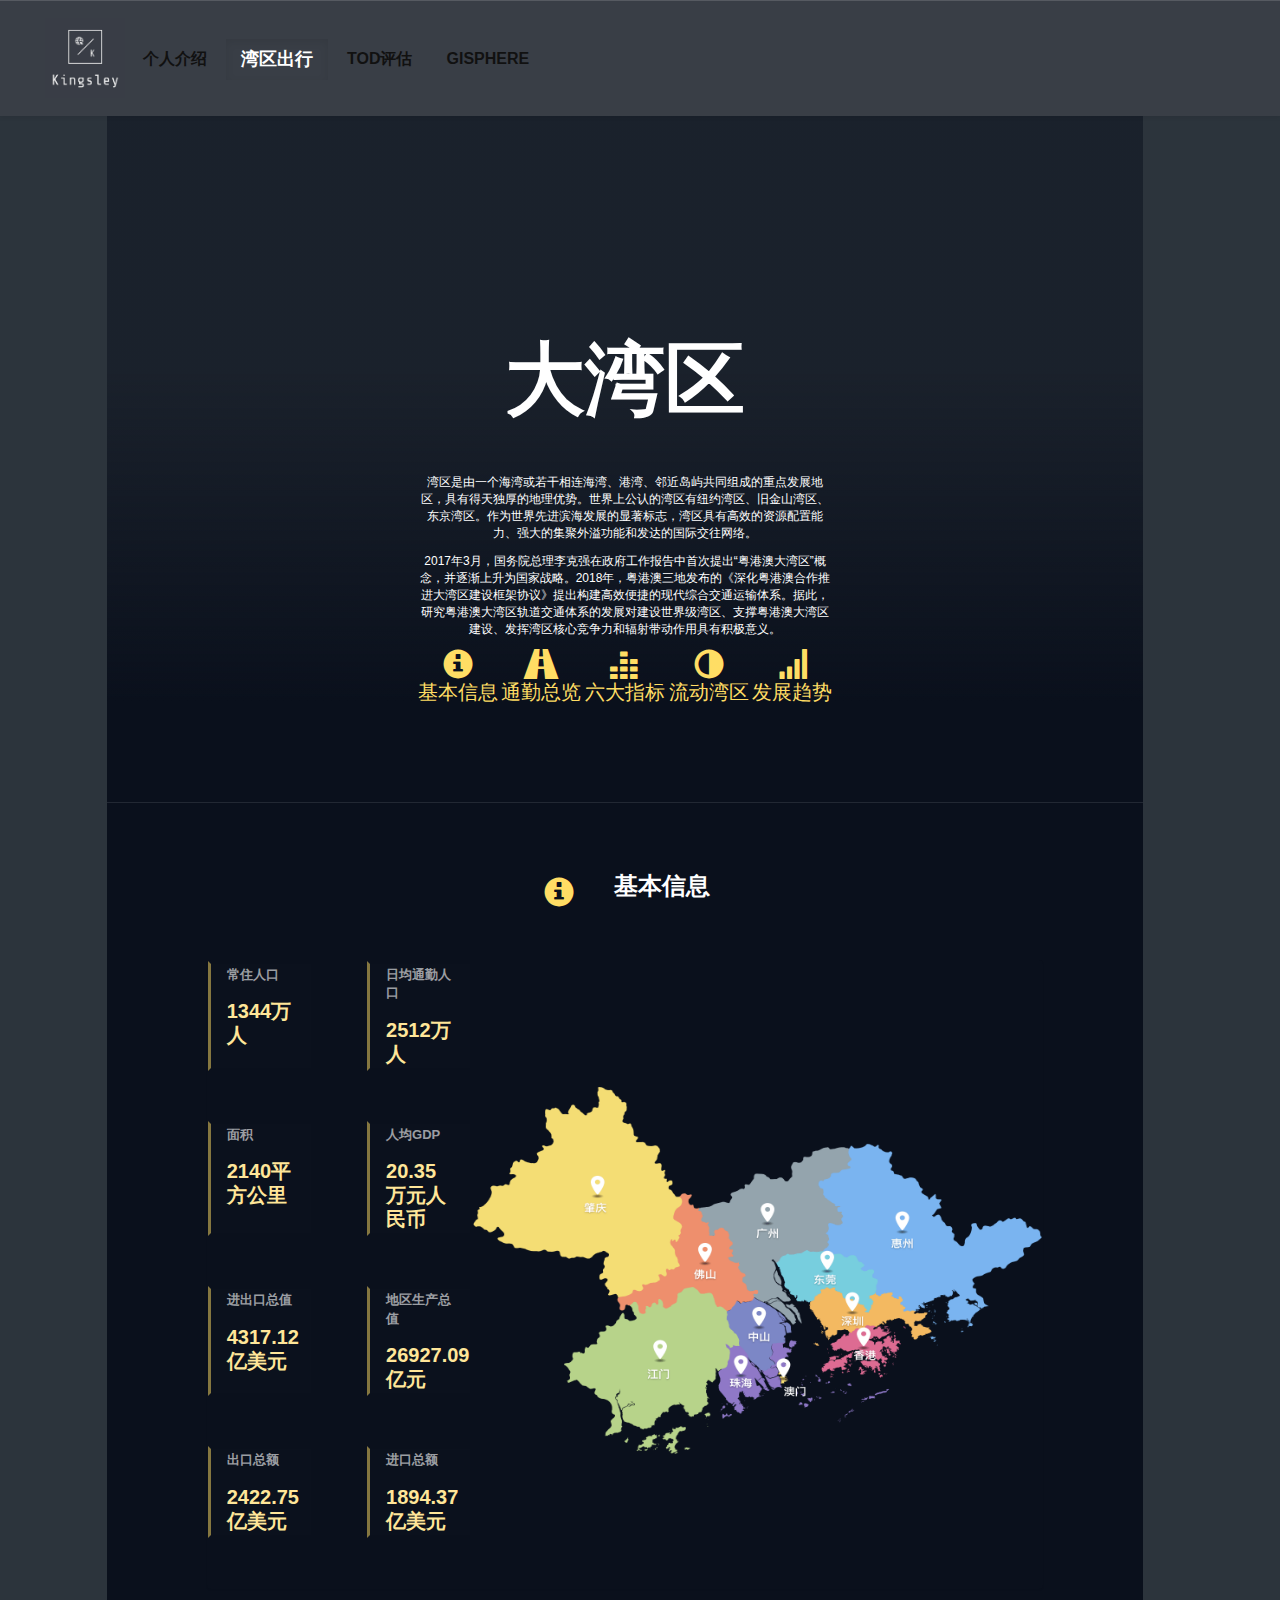
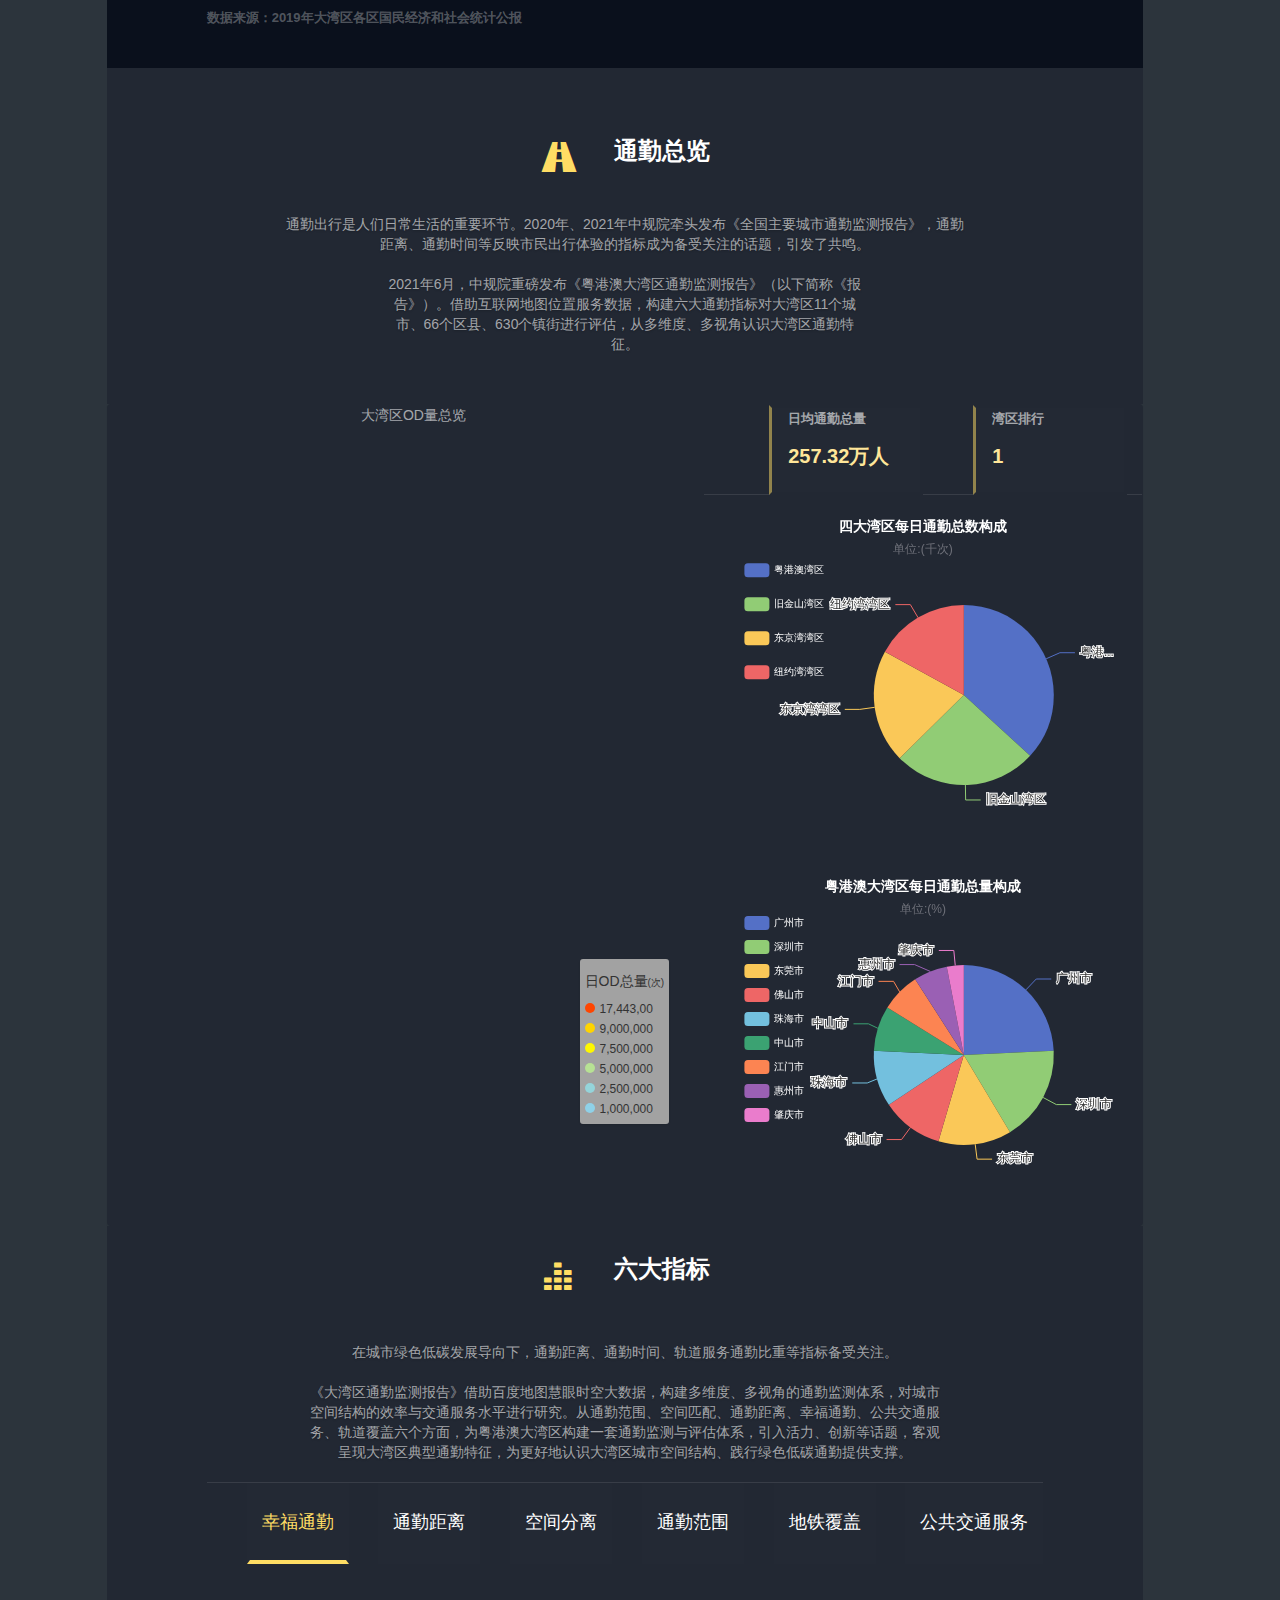
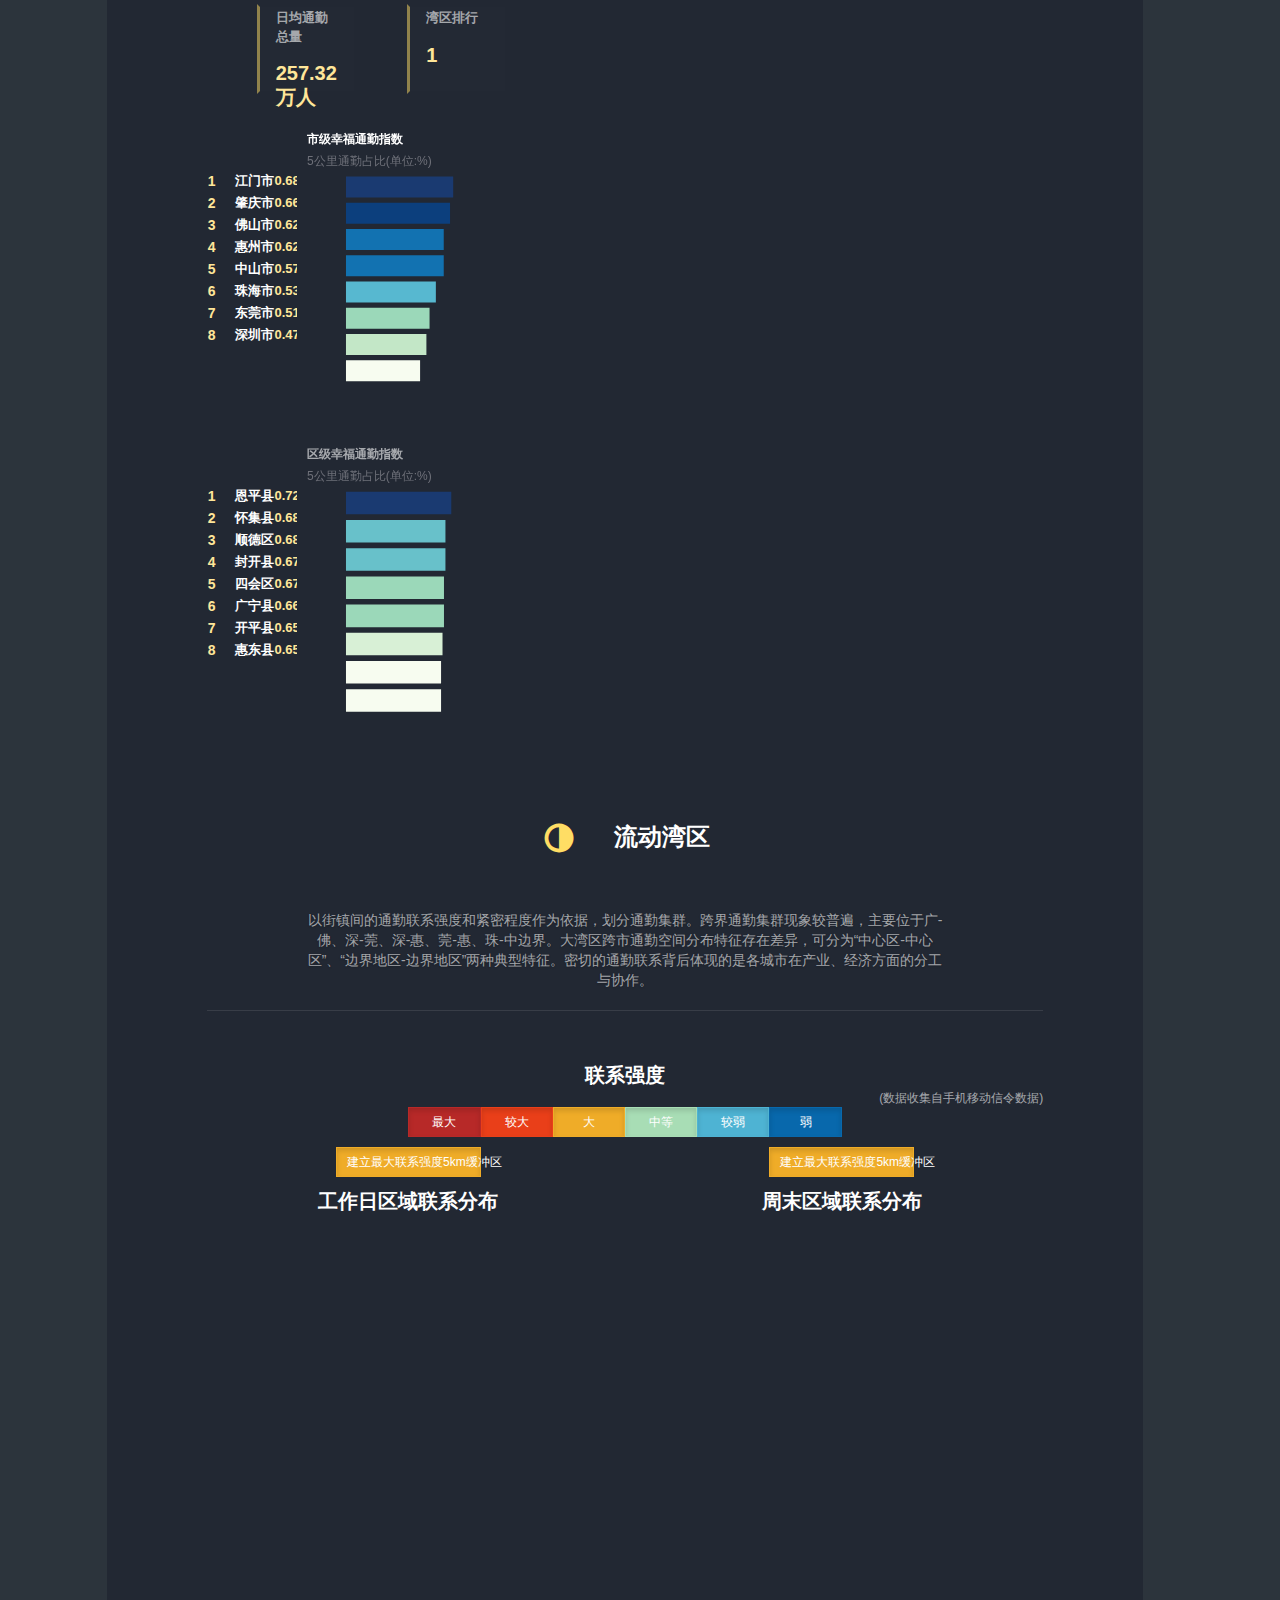
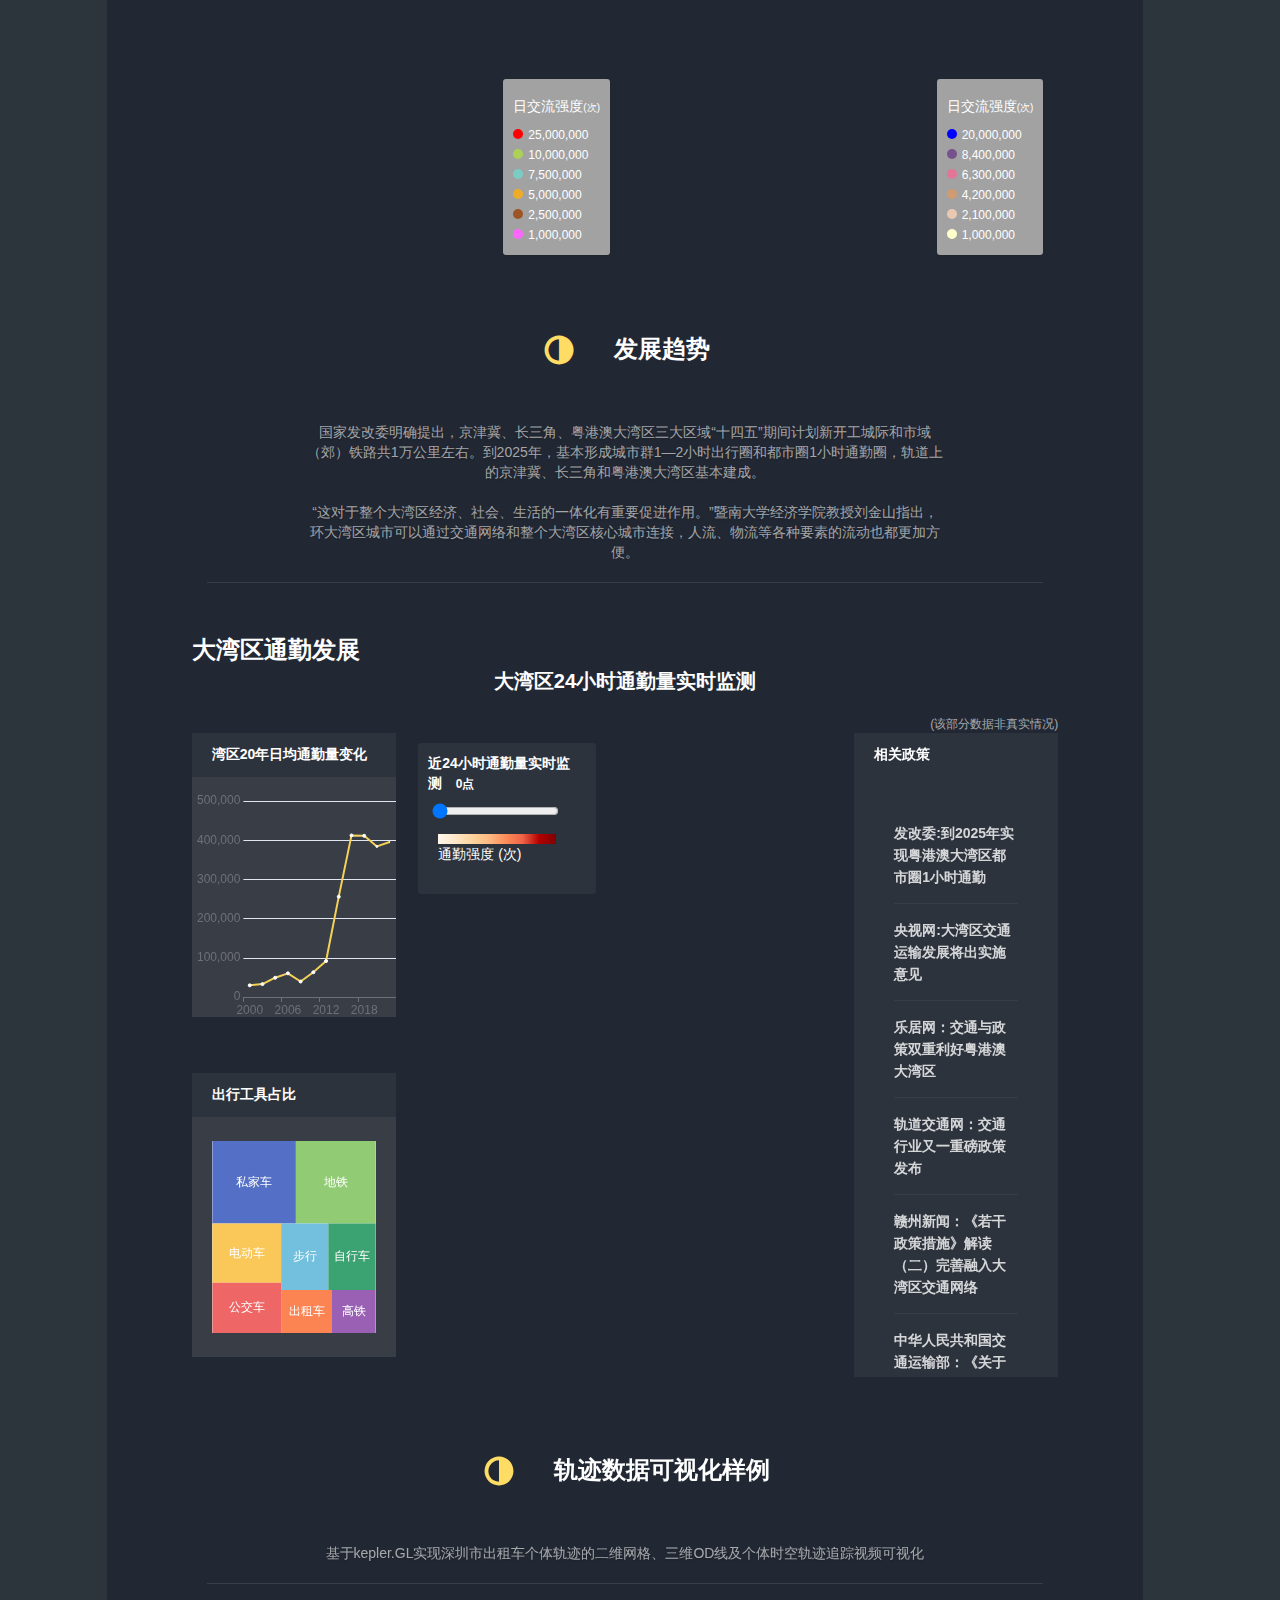
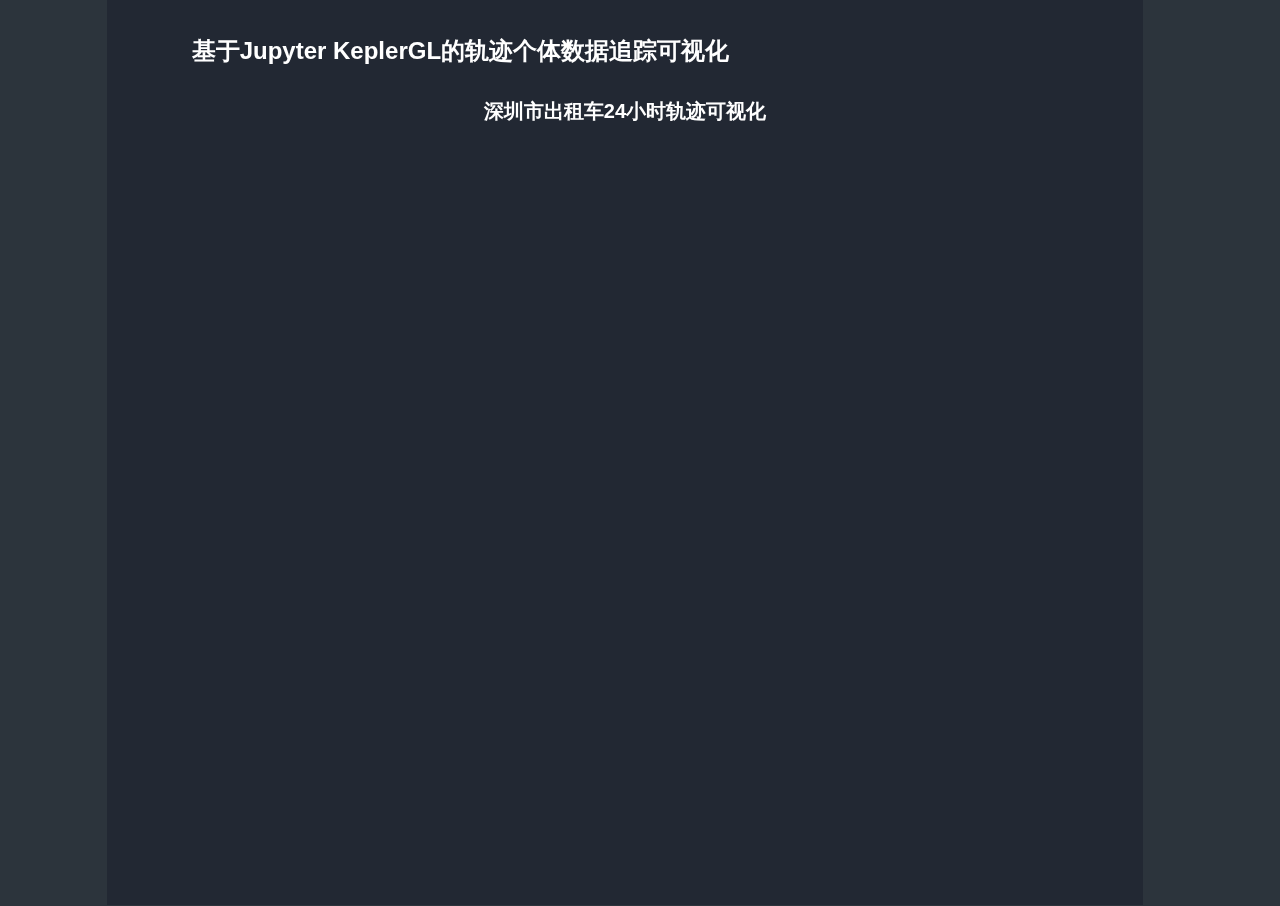
<file: liang2/index.html>
<!DOCTYPE html>
<html lang="en">

<head>
  <meta charset="UTF-8">
  <meta http-equiv="X-UA-Compatible" content="IE=edge">
  <meta name="viewport" content="width=device-width, initial-scale=1.0">
  <script src="./echart/jquery.js"></script>
  <!-- 最新版本的 Bootstrap 核心 CSS 文件 -->
  <link rel="stylesheet" href="https://stackpath.bootstrapcdn.com/bootstrap/3.4.1/css/bootstrap.min.css"
    integrity="sha384-HSMxcRTRxnN+Bdg0JdbxYKrThecOKuH5zCYotlSAcp1+c8xmyTe9GYg1l9a69psu" crossorigin="anonymous" />

  <!-- 可选的 Bootstrap 主题文件（一般不用引入） -->
  <link rel="stylesheet" href="https://stackpath.bootstrapcdn.com/bootstrap/3.4.1/css/bootstrap-theme.min.css"
    integrity="sha384-6pzBo3FDv/PJ8r2KRkGHifhEocL+1X2rVCTTkUfGk7/0pbek5mMa1upzvWbrUbOZ" crossorigin="anonymous" />

  <!-- 最新的 Bootstrap 核心 JavaScript 文件 -->
  <script src="https://stackpath.bootstrapcdn.com/bootstrap/3.4.1/js/bootstrap.min.js"
    integrity="sha384-aJ21OjlMXNL5UyIl/XNwTMqvzeRMZH2w8c5cRVpzpU8Y5bApTppSuUkhZXN0VxHd"
    crossorigin="anonymous"></script>
  <!-- echarts -->
  <script src="./echart/echarts.min.js"></script>
  <!-- mapbox内库 -->
  <script src="https://api.tiles.mapbox.com/mapbox-gl-js/v1.1.1/mapbox-gl.js"></script>
  <link href="https://api.tiles.mapbox.com/mapbox-gl-js/v1.1.1/mapbox-gl.css" rel="stylesheet" />
  <!-- 自定义css文件 -->
  <link rel="stylesheet" href="./style/style.css">
  <!-- <link rel="stylesheet" href="../origin/css/style.css"> -->
  <title>Commuting Analysis: An overview on GBA</title>
</head>


<!-- 身体文件 -->

<body>
	<!-- start header -->
	<header>
    <div class="navbar navbar-default navbar-static-top" id  = "black">
        <div class="container" id = "setblack" style="display: flex;margin-left:30px;height:80px">
            <div class="navbar-header">
                <button type="button" class="navbar-toggle" data-toggle="collapse" data-target=".navbar-collapse">
                    <span class="icon-bar"></span>
                    <span class="icon-bar"></span>
                    <span class="icon-bar"></span>
                </button>
                <a class="navbar-brand" href="../index.html"><img src="../origin/HatchfulExport-All (2)/edit.jpg" style="max-height:80px" alt="logo"/></a>
            </div>
            <div class="navbar-collapse collapse ">
                <ul class="nav navbar-nav">
                    <li ><a href="../index.html">个人介绍</a></li> 
        <li class="active"><a href="../liang/index.html">湾区出行</a></li>
        <li><a href="../my-analyse/index.html">TOD评估</a></li>
        <li><a href="https://gisphere.info/" id="btn7">GISphere</a></li>

                </ul>
            </div>
        </div>
    </div>
</header>




  <div class="container-fluid" style="background-color: #2c343c;">
    <div class="row">
      <div class="col-xs-1"></div>
      <!-- 内容：col-xs-10 -->
      <div class="col-xs-10 row">
        <!-- 大标题 -->
        <div class="hero bg-gba">
          <div class="content" id="thecontent">
            <h1 class="title" style="color:white;">
              大湾区
            </h1>
            <div class="desc" style="color:white;text-align:center">
              <p style="font-size: 12px;">
                湾区是由一个海湾或若干相连海湾、港湾、邻近岛屿共同组成的重点发展地区，具有得天独厚的地理优势。世界上公认的湾区有纽约湾区、旧金山湾区、东京湾区。作为世界先进滨海发展的显著标志，湾区具有高效的资源配置能力、强大的集聚外溢功能和发达的国际交往网络。
              </p>
              <p style="font-size: 12px;text-align:center">
                2017年3月，国务院总理李克强在政府工作报告中首次提出“粤港澳大湾区”概念，并逐渐上升为国家战略。2018年，粤港澳三地发布的《深化粤港澳合作推进大湾区建设框架协议》提出构建高效便捷的现代综合交通运输体系。据此，研究粤港澳大湾区轨道交通体系的发展对建设世界级湾区、支撑粤港澳大湾区建设、发挥湾区核心竞争力和辐射带动作用具有积极意义。
              </p>
            </div>
            <ul class="nav">
              <li class="nav-item">
                <div class="glyphicon glyphicon-info-sign" style="text-align:center;font-size:30px">
                  <div class="text" style="font-size: 20px;top:10px">
                    基本信息
                  </div>
                </div>
              </li>
              <li>
              <li class="nav-item">
                <div class="glyphicon glyphicon-road" style="text-align:center;font-size:30px;">
                  <div class="text" style="font-size: 20px;top:10px">
                    通勤总览
                  </div>
                </div>
              </li>
              </li>
              <li>
              <li class="nav-item">
                <div class="glyphicon glyphicon-equalizer" style="text-align:center;font-size:30px">
                  <div class="text" style="font-size: 20px;top:10px">
                    六大指标
                  </div>
                </div>
              </li>
              </li>
              <li>
              <li class="nav-item">
                <div class="glyphicon glyphicon-adjust" style="text-align:center;font-size:30px">
                  <div class="text" style="font-size: 20px;top:10px">
                    流动湾区
                  </div>
                </div>
              </li>
              </li>
              <li>
              <li class="nav-item">
                <div class="glyphicon glyphicon-signal" style="text-align:center;font-size:30px">
                  <div class="text" style="font-size: 20px;top:10px">
                    发展趋势
                  </div>
                </div>
              </li>
              </li>
            </ul>
          </div>
        </div>
        <div class="divide-bar" style="border-bottom: 1px solid hsla(0,0%,100%,.1);"></div>

        <!-- 总体概览 -->

        <div class="block block" id="info-block">
          <header class="header">
            <div class="glyphicon glyphicon-info-sign icon" style="text-align:center;font-size:30px">

            </div>
            <h2 class="title2">基本信息</h2>
          </header>
          <div class="content">
            <div class="panel">
              <div class="info">
                <div class="item">
                  <div class="item-title">常住人口</div>
                  <div class="item-value">1344万人</div>
                </div>
                <div class="item">
                  <div class="item-title">日均通勤人口</div>
                  <div class="item-value">2512万人</div>
                </div>
                <div class="item">
                  <div class="item-title">面积</div>
                  <div class="item-value">2140平方公里</div>
                </div>
                <div class="item">
                  <div class="item-title">人均GDP</div>
                  <div class="item-value">20.35万元人民币</div>
                </div>
                <div class="item">
                  <div class="item-title">进出口总值</div>
                  <div class="item-value">4317.12亿美元</div>
                </div>
                <div class="item">
                  <div class="item-title">地区生产总值</div>
                  <div class="item-value">26927.09亿元</div>
                </div>
                <div class="item">
                  <div class="item-title">出口总额</div>
                  <div class="item-value">2422.75亿美元</div>
                </div>
                <div class="item">
                  <div class="item-title">进口总额</div>
                  <div class="item-value">1894.37亿美元</div>
                </div>


              </div>
              <div class="bgmap" id="map-base">
                <img src="./city-map.png" alt="大湾区地图" style="width: 569px;height:367px">
              </div>

            </div>
            <div class="footer">
              数据来源：2019年大湾区各区国民经济和社会统计公报
            </div>

          </div>
        </div>


        <!-- 通勤总览 -->



        <div class="block block" id="overview">
          <header class="header" style="margin-bottom: 0px;">
            <div class="glyphicon glyphicon-road icon" style="text-align:center;font-size:30px">

            </div>
            <h2 class="text title2">通勤总览
        </div>
        </header>
        <div class="desc2">
          <div class="row">
            <div class="col-xs-2"></div>
            <div class="col-xs-8">
              <p
                style="text-align: center;padding:40px 0px;padding-top:0px;padding-bottom:0px;font-size:14px;color:hsla(0,0%,100%,.6);">
                通勤出行是人们日常生活的重要环节。2020年、2021年中规院牵头发布《全国主要城市通勤监测报告》，通勤距离、通勤时间等反映市民出行体验的指标成为备受关注的话题，引发了共鸣。
              </p>
              <br>
              <p
                style="text-align: center;padding:20px 100px;padding-top:0px;padding-bottom:50px;font-size:14px;color:hsla(0,0%,100%,.6);">
                2021年6月，中规院重磅发布《粤港澳大湾区通勤监测报告》（以下简称《报告》）。借助互联网地图位置服务数据，构建六大通勤指标对大湾区11个城市、66个区县、630个镇街进行评估，从多维度、多视角认识大湾区通勤特征。
              </p>
            </div>
            <div class="col-xs-2"></div>
          </div>


        </div>
        <div class="content">
          <div class="panel row" style="background-color: #222833;margin:0">
            <div class="placeholder -overview mapview col-xs-8" id="overviewMap">
              <p style="text-align: center;;padding-top:0px;font-size:14px;color:hsla(0,0%,100%,.6);">
                大湾区OD量总览
              </p>
              <div id='odlegend' class='legend3'>
                <h5>日OD总量<span style="font-size: 10px;">(次)</span></h5>
                <div><span style='background-color: #FF4500'></span>17,443,00</div>
                <div><span style='background-color: #FFD400'></span>9,000,000</div>
                <div><span style='background-color: #FFF800'></span>7,500,000</div>
                <div><span style='background-color: #B7E194'></span>5,000,000</div>
                <div><span style='background-color: #95D4DA'></span>2,500,000</div>
                <div><span style='background-color: #8FD1E8'></span>1,000,000</div>
              </div>
              <!-- <p style="text-align: center;margin:0px;padding:0px;font-size:12px;color:hsla(0,0%,100%,.6);"> 
                    单位:人次
                  </p> -->
            </div>
            <div class="info2 col-xs-4 row" style="margin-left: 20px;">
              <div class="info-header2 col-xs-12" style="border-bottom: 1px solid hsla(0,0%,100%,.1);">

                <div class="item2" style="">
                  <div class="item-title">日均通勤总量</div>
                  <div class="item-value">257.32万人</div>
                </div>
                <div class="item2" style="">
                  <div class="item-title">湾区排行</div>
                  <div class="item-value">1</div>
                </div>
              </div>
              <!-- <div class="pie-charts col-xs-12 row" style="height: 60vh;"> -->
              <div id="rankingpie" class="col-xs-12" style="height: 40vh;"></div>
              <div id="consistent" class="col-xs-12" style="height: 40vh;"></div>


              <!-- </div> -->
            </div>
          </div>
        </div>



        <!-- 六大指标 -->


        <div class="block block" id="multidimension" style="padding-top: 0;">
          <div class="content">
            <div class="panel2">
              <header class="header">
                <div class="glyphicon glyphicon-equalizer icon" style="text-align:center;font-size:30px">

                </div>
                <h2 class="text title2">六大指标
            </div>
            </header>
            <div class="desc2" style="border-bottom: 1px solid hsla(0,0%,100%,.1);">
              <p style="text-align: center;padding:20px 100px;padding-top:0px;font-size:14px;color:hsla(0,0%,100%,.6);">
                在城市绿色低碳发展导向下，通勤距离、通勤时间、轨道服务通勤比重等指标备受关注。
              </p>
              <p style="text-align: center;padding:20px 100px;padding-top:0px;font-size:14px;color:hsla(0,0%,100%,.6);">
                《大湾区通勤监测报告》借助百度地图慧眼时空大数据，构建多维度、多视角的通勤监测体系，对城市空间结构的效率与交通服务水平进行研究。从通勤范围、空间匹配、通勤距离、幸福通勤、公共交通服务、轨道覆盖六个方面，为粤港澳大湾区构建一套通勤监测与评估体系，引入活力、创新等话题，客观呈现大湾区典型通勤特征，为更好地认识大湾区城市空间结构、践行绿色低碳通勤提供支撑。
              </p>
            </div>
            <ul class="tabs" style="list-style: none;">
              <li class="tab active" id="fortune">幸福通勤</li>
              <li class="tab" id="distance">通勤距离</li>
              <li class="tab" id="match">空间分离</li>
              <li class="tab" id="range">通勤范围</li>
              <li class="tab" id="cover">地铁覆盖</li>
              <li class="tab" id="radius">公共交通服务</li>
            </ul>
            <div class="tabs-content row">
              <div class="twocharts col-xs-5 row" id=t-chart>

                <div class="info-header2 col-xs-12">

                  <div class="item2" style="height:10vh">
                    <div class="item-title">日均通勤总量</div>
                    <div class="item-value">257.32万人</div>
                  </div>
                  <div class="item2" style="">
                    <div class="item-title">湾区排行</div>
                    <div class="item-value">1</div>
                  </div>
                </div>
                <div class="row col-xs-12">
                  <div class="panel2 col-xs-12">
                    <ul class="district-chart-legend col-xs-4">
                      <li class="district">
                        <span class="dis-num">1</span>
                        <div class="dis-text">
                          <div class="dis-name" id="cityname1">江门市</div>
                          <div class="dis-value" id="cityvalue1">0.68</div>
                        </div>
                      </li>
                      <li class="district">
                        <span class="dis-num">2</span>
                        <div class="dis-text">
                          <div class="dis-name" id="cityname2">肇庆市</div>
                          <div class="dis-value" id="cityvalue2">0.66</div>
                        </div>
                      </li>
                      <li class="district">
                        <span class="dis-num">3</span>
                        <div class="dis-text">
                          <div class="dis-name" id="cityname3">佛山市</div>
                          <div class="dis-value" id="cityvalue3">0.62</div>
                        </div>
                      </li>
                      <li class="district">
                        <span class="dis-num">4</span>
                        <div class="dis-text">
                          <div class="dis-name" id="cityname4">惠州市</div>
                          <div class="dis-value" id="cityvalue4">0.62</div>
                        </div>
                      </li>
                      <li class="district">
                        <span class="dis-num">5</span>
                        <div class="dis-text">
                          <div class="dis-name" id="cityname5">中山市</div>
                          <div class="dis-value" id="cityvalue5">0.57</div>
                        </div>
                      </li>
                      <li class="district">
                        <span class="dis-num">6</span>
                        <div class="dis-text">
                          <div class="dis-name" id="cityname6">珠海市</div>
                          <div class="dis-value" id="cityvalue6">0.53</div>
                        </div>
                      </li>
                      <li class="district">
                        <span class="dis-num">7</span>
                        <div class="dis-text">
                          <div class="dis-name" id="cityname7">东莞市</div>
                          <div class="dis-value" id="cityvalue7">0.51</div>
                        </div>
                      </li>
                      <li class="district">
                        <span class="dis-num">8</span>
                        <div class="dis-text">
                          <div class="dis-name" id="cityname8">深圳市</div>
                          <div class="dis-value" id="cityvalue8">0.47</div>
                        </div>
                      </li>
                    </ul>
                    <div id="bar-chart1" class="col-xs-8" style="height:35vh"></div>
                  </div>

                </div>
                <div class="row col-xs-12">
                  <div class="panel2 col-xs-12">
                    <ul class="district-chart-legend col-xs-4">
                      <li class="district">
                        <span class="dis-num">1</span>
                        <div class="dis-text">
                          <div class="dis-name" id="districtname1">恩平县</div>
                          <div class="dis-value" id="districtvalue1">0.72</div>
                        </div>
                      </li>
                      <li class="district">
                        <span class="dis-num">2</span>
                        <div class="dis-text">
                          <div class="dis-name" id="districtname2">怀集县</div>
                          <div class="dis-value" id="districtvalue2">0.68</div>
                        </div>
                      </li>
                      <li class="district">
                        <span class="dis-num">3</span>
                        <div class="dis-text">
                          <div class="dis-name" id="districtname3">顺德区</div>
                          <div class="dis-value" id="districtvalue3">0.68</div>
                        </div>
                      </li>
                      <li class="district">
                        <span class="dis-num">4</span>
                        <div class="dis-text">
                          <div class="dis-name" id="districtname4">封开县</div>
                          <div class="dis-value" id="districtvalue4">0.67</div>
                        </div>
                      </li>
                      <li class="district">
                        <span class="dis-num">5</span>
                        <div class="dis-text">
                          <div class="dis-name" id="districtname5">四会区</div>
                          <div class="dis-value" id="districtvalue5">0.67</div>
                        </div>
                      </li>
                      <li class="district">
                        <span class="dis-num">6</span>
                        <div class="dis-text">
                          <div class="dis-name" id="districtname6">广宁县</div>
                          <div class="dis-value" id="districtvalue6">0.66</div>
                        </div>
                      </li>
                      <li class="district">
                        <span class="dis-num">7</span>
                        <div class="dis-text">
                          <div class="dis-name" id="districtname7">开平县</div>
                          <div class="dis-value" id="districtvalue7">0.65</div>
                        </div>
                      </li>
                      <li class="district">
                        <span class="dis-num">8</span>
                        <div class="dis-text">
                          <div class="dis-name" id="districtname8">惠东县</div>
                          <div class="dis-value" id="districtvalue8">0.65</div>
                        </div>
                      </li>
                    </ul>
                    <div id="bar-chart2" class="col-xs-8" style="height:35vh"></div>
                  </div>

                </div>

              </div>
              <div id="map1" class="col-xs-7" style="height:80vh;margin-left:30px;padding-left:0px"></div>

            </div>
          </div>
        </div>

        <!-- 流动湾区 -->

        <div class="block block" id="comparemap" style="padding-top:0">
          <div class="content">
            <div class="panel2">

              <header class="header">
                <div class="glyphicon glyphicon-adjust icon" style="text-align:center;font-size:30px"></div>
                <h2 class="text title2" style="padding-top: 10px;">流动湾区</h2>
              </header>
              <div class="desc2" style="border-bottom: 1px solid hsla(0,0%,100%,.1);margin-bottom:50px">
                <p
                  style="text-align: center;padding:20px 100px;padding-top:0px;font-size:14px;color:hsla(0,0%,100%,.6);">
                  以街镇间的通勤联系强度和紧密程度作为依据，划分通勤集群。跨界通勤集群现象较普遍，主要位于广-佛、深-莞、深-惠、莞-惠、珠-中边界。大湾区跨市通勤空间分布特征存在差异，可分为“中心区-中心区”、“边界地区-边界地区”两种典型特征。密切的通勤联系背后体现的是各城市在产业、经济方面的分工与协作。
                </p>
              </div>
              <p style="text-align: center;;padding-top:0px;font-size: 20px;
                        font-weight: 600;
                        color: #fff;margin-bottom:0">
                联系强度
              </p>
              <p
                style="text-align: right;;padding-top:0px;font-size:12px;padding:0px;margin:0px;color:hsla(0,0%,100%,.6);">
                (数据收集自手机移动信令数据)
              </p>
              <div class="buttons row " style="text-align: center;margin-bottom:10px">
                <div class="col-xs-3"></div>
                <button type="button" class="btn btn-first btn-sm active col-xs-1" id="firstod">最大</button>
                <button type="button" class="btn  btn-second btn-sm active  col-xs-1" id="secondod">较大</button>
                <button type="button" class="btn btn-third btn-sm active col-xs-1" id="thirdod">大</button>
                <button type="button" class="btn btn-forth btn-sm active col-xs-1" id="forthod">中等</button>
                <button type="button" class="btn btn-fifth btn-sm active col-xs-1" id="fifthod">较弱</button>
                <button type="button" class="btn btn-sixth btn-sm active col-xs-1" id="sixthod">弱</button>
                <div class="col-xs-3"></div>
              </div>
              <div class="buttons row " style="text-align: center;margin-bottom:10px">
                <div class="col-xs-2"></div>

                <button type="button" class="btn btn-third btn-sm active col-xs-2" id="buffer1">建立最大联系强度5km缓冲区</button>

                <div class="col-xs-4"></div>
                <button type="button" class="btn btn-third btn-sm active col-xs-2" id="buffer2">建立最大联系强度5km缓冲区</button>
                <div class="col-xs-2"></div>
              </div>
              <div class="row">
                <div class="col-xs-6">
                  <p style="text-align: center;;padding-top:0px;font-size: 20px;
                        font-weight: 600;
                        color: #fff;">
                    工作日区域联系分布
                  </p>
                  <div class="odmap1" id="odmap1" style="height:70vh;"></div>
                  <div id='odlegend' class='legend2'>
                    <h5>日交流强度<span style="font-size: 10px;">(次)</span></h5>
                    <div><span style='background-color: red'></span>25,000,000</div>
                    <div><span style='background-color: #ABD256'></span>10,000,000</div>
                    <div><span style='background-color: #7BCCC4'></span>7,500,000</div>
                    <div><span style='background-color: #EFAC28'></span>5,000,000</div>
                    <div><span style='background-color: #9D5525'></span>2,500,000</div>
                    <div><span style='background-color: #FF66FF'></span>1,000,000</div>
                  </div>
                </div>
                <div class="col-xs-6">
                  <p style="text-align: center;;padding-top:0px;font-size: 20px;
                        font-weight: 600;
                        color: #fff;">
                    周末区域联系分布
                  </p>
                  <div class="odmap2" id="odmap2" style="height:70vh;"></div>
                  <div id='odlegend' class='legend2'>
                    <h5>日交流强度<span style="font-size: 10px;">(次)</span></h5>
                    <div><span style='background-color: blue'></span>20,000,000</div>
                    <div><span style='background-color: #77518B'></span>8,400,000</div>
                    <div><span style='background-color: #E17696'></span>6,300,000</div>
                    <div><span style='background-color: #D09B71'></span>4,200,000</div>
                    <div><span style='background-color: #E9C9B2'></span>2,100,000</div>
                    <div><span style='background-color: #FFFFCC'></span>1,000,000</div>
                  </div>
                </div>
              </div>
            </div>
          </div>


        </div>
        <!-- 发展趋势 -->

        <div class="block block" id="trendblock" style="padding-top:0">
          <div class="content">
            <div class="panel2">
              <header class="header">
                <div class="glyphicon glyphicon-adjust icon" style="text-align:center;font-size:30px"></div>
                <h2 class="text title2" style="padding-top: 10px;">发展趋势</h2>
              </header>
              <div class="desc2" style="border-bottom: 1px solid hsla(0,0%,100%,.1);margin-bottom:50px">
                <p
                  style="text-align: center;padding:20px 100px;padding-top:0px;font-size:14px;color:hsla(0,0%,100%,.6);">
                  国家发改委明确提出，京津冀、长三角、粤港澳大湾区三大区域“十四五”期间计划新开工城际和市域（郊）铁路共1万公里左右。到2025年，基本形成城市群1—2小时出行圈和都市圈1小时通勤圈，轨道上的京津冀、长三角和粤港澳大湾区基本建成。
                </p>
                <p
                  style="text-align: center;padding:20px 100px;padding-top:0px;font-size:14px;color:hsla(0,0%,100%,.6);">
                  “这对于整个大湾区经济、社会、生活的一体化有重要促进作用。”暨南大学经济学院教授刘金山指出，环大湾区城市可以通过交通网络和整个大湾区核心城市连接，人流、物流等各种要素的流动也都更加方便。
                </p>
              </div>
              <div class="row row-full">
                <div class="title3">大湾区通勤发展<span>
                    <p style="text-align: center;;padding-top:0px;font-size: 20px;
                        font-weight: 600;
                        color: #fff;">
                      大湾区24小时通勤量实时监测
                    </p>
                  </span>
                  
                </div>
                
                <p
                  style="text-align: right;;padding-top:0px;font-size:12px;padding:0px;margin:0px;color:hsla(0,0%,100%,.6);">
                  (该部分数据非真实情况)
                </p>

                <div class="tttt" style="position:relative">
                  <div class="map-overlay top">
                    <div class="map-overlay-inner" style="background-color:#2d333d;width: 80%;">
                      <p class="rangetitle">近24小时通勤量实时监测<span id="thistime"
                          style="font-size:12px;margin: 0;text-align:left">&nbsp;&nbsp;&nbsp; 0点</span></p>
                      <label id="month"></label>
                      <input id="slider" type="range" min="0" max="23" step="1" value="0" style="text-align: left;">
  
                      <div class="map-overlay-inner">
                        <div id="legend" class="legend">
                          <div class="bar"></div>
                          <div>通勤强度 (次)</div>
                        </div>
  
                      </div>
                    </div>
  
                  </div>
                </div>
                <div class="cell full-cell">
                  <div class="side">
                    <div class="chart-card">
                      <h5 class="chart-card-title" style="margin-bottom: 0;">
                        湾区20年日均通勤量变化
                      </h5>
                      <div class="chart chart-line">
                        <div class="chart" id="zhexiantu"></div>
                      </div>
                    </div>
                    <br>
                    <br>
                    <br>

                    <div class="chart-card">
                      <h5 class="chart-card-title" style="margin-bottom:0">
                        出行工具占比
                      </h5>
                      <div class="chart">
                        <div class="chart" id="treemap">
                        </div>
                      </div>
                    </div>
                  </div>
                  <div class="middle" style="padding-left: 10px;padding-right:10px">

                    <div class="heat" id="heatmap">
                      
                    </div>

                  </div>
                  <div class="side">
                    <h5 class="chart-card-title" style="margin-bottom: 0;">
                      相关政策
                    </h5>
                    <div class="card card-full">
                      <ul class="list">
                        <li class="itemlist"><a
                            href="https://baijiahao.baidu.com/s?id=1686837522655287018&wfr=spider&for=pc" target="blank"
                            class="linkword">发改委:到2025年实现粤港澳大湾区都市圈1小时通勤</a> </li>
                        <li class="itemlist"><a
                            href="https://baijiahao.baidu.com/s?id=1627345755248685489&wfr=spider&for=pc" target="blank"
                            class="linkword">央视网:大湾区交通运输发展将出实施意见</a></li>
                        <li class="itemlist"><a
                            href="https://baijiahao.baidu.com/s?id=1633376266388319603&wfr=spider&for=pc" target="blank"
                            class="linkword">乐居网：交通与政策双重利好粤港澳大湾区</a></li>
                        <li class="itemlist"><a href="https://www.sohu.com/a/452653724_682294"
                            class="linkword">轨道交通网：交通行业又一重磅政策发布</a></li>
                        <li class="itemlist"><a href="http://www.jxgztv.com/xgxw11/382533.jhtml?lfknophdbaimglno"
                            target="blank" class="linkword">赣州新闻：《若干政策措施》解读（二）完善融入大湾区交通网络</a></li>
                        <li class="itemlist"><a
                            href="http://www.51zhengce.com/index.php?m=content&c=index&a=show&catid=8&id=286235"
                            target="blank" class="linkword">中华人民共和国交通运输部：《关于珠江水运助力粤港澳大湾区建设的实施意见》政策解读</a></li>
                        <li class="itemlist"><a href="https://www.thepaper.cn/newsDetail_forward_3443588" target="blank"
                            class="linkword">澎湃新闻：交通与政策双重利好粤港澳大湾区入境游</a></li>
                        <li class="itemlist"><a
                            href="https://baijiahao.baidu.com/s?id=1666716879456779134&wfr=spider&for=pc" target="blank"
                            class="linkword">新浪财经：大湾区再迎政策大利好</a></li>
                        <li class="itemlist"><a
                            href="https://baijiahao.baidu.com/s?id=1675187882954717733&wfr=spider&for=pc" target="blank"
                            class="linkword">央广网：粤港澳大湾区打造城际交通网 摁下发展快速键</a></li>
                      </ul>
                    </div>
                  </div>
                </div>
              </div>

            </div>
          </div>
        </div>
        <!-- 轨迹数据可视化 -->

        <div class="block block" id="trendblock" style="padding-top:0">
          <div class="content">
            <div class="panel2">
              <header class="header">
                <div class="glyphicon glyphicon-adjust icon" style="text-align:center;font-size:30px"></div>
                <h2 class="text title2" style="padding-top: 10px;">轨迹数据可视化样例</h2>
              </header>
              <div class="desc2" style="border-bottom: 1px solid hsla(0,0%,100%,.1);margin-bottom:50px">
                <p
                  style="text-align: center;padding:20px 100px;padding-top:0px;font-size:14px;color:hsla(0,0%,100%,.6);">
                  基于kepler.GL实现深圳市出租车个体轨迹的二维网格、三维OD线及个体时空轨迹追踪视频可视化
                </p>
  
              </div>
              <div class="row row-full">

                <div class="title3">基于Jupyter KeplerGL的轨迹个体数据追踪可视化<span>
                  <br>
                    <p style="text-align: center;;padding-top:0px;font-size: 20px;
                        font-weight: 600;
                        color: #fff;">
                        <br>
                      深圳市出租车24小时轨迹可视化
                    </p>
                  </span></div>
               <div class="vedio">
                <!-- <video width="640" height="380" controls style="width:100%;height:66%">
                  <source src="./tbd.mp4" type="video/mp4">
                </video> -->
                <iframe width="1260" height="715" src="https://www.youtube.com/embed/XyVsw8PCbjg" title="YouTube video player" frameborder="0" allow="accelerometer; autoplay; clipboard-write; encrypted-media; gyroscope; picture-in-picture" allowfullscreen></iframe>
               </div>
              </div>

            </div>
          </div>
        </div>

      </div>
    </div>
  </div>

  </div>


  <div class="col-xs-1"></div>
  </div>
  </div>




  </div>




  </div>
  <script>
    window.addEventListener('scroll', function () {
      let t = $('body, html').scrollTop();   // 目前监听的是整个body的滚动条距离
      if (t != 0) {
        $('#navigator').addClass('navigator-active')
      } else {
        $('#navigator').removeClass('navigator-active')
      }
    })

  </script>
  <script src='javascript/turf.min.js'></script>
  <script src="javascript/barchart1.js"></script>
  <!-- 通勤总览地图 -->
  <script src="javascript/overviewMap.js"></script>
  <!-- 通勤总览饼图 -->
  <script src="javascript/pies.js"></script>
  <!-- 六大指标地图 -->
  <script src="javascript/Firstmap.js"></script>
  <!-- 六大指标事件监听器 -->
  <script src="javascript/tabber.js"></script>
  <!-- OD线图层 -->
  <script src="javascript/odmapp1.js"></script>
  <script src="javascript/odmapp2.js"></script>
  <!-- OD量按钮事件监听 -->
  <script src="javascript/changeOD.js"></script>
  <!-- 矩形树图 -->
  <script src="javascript/treemap.js"></script>
  <script src="javascript/zhexiantu.js"></script>
  <script src="javascript/heatmap.js"></script>
  <!-- 缓冲区 -->
  <script src="javascript/addbuffer.js"></script>
</body>

</html>
<script type="text/javascript" src="//clustrmaps.com/map_v2.js?d=T8TKRWiDtKY9y68vE497Fge-azsnCr2ZSeA6L1pm26I&cl=ffffff&w=a"></script>
</file>
<file: liang2/style/style.css>
#map-base {
  width: 569px;
  height: 375px;
}


/*  Header
==================================== */

header .navbar {
  margin-bottom: 0;
padding-top: 8px;
}

.navbar-default {
  border: none;
  background-color: black;
}

.navbar-brand {
  color: #222;
text-transform: uppercase;
  font-size: 24px;
  font-weight: 700;
  line-height: 1em;
letter-spacing: -1px;
  margin-top: 0px;
  padding: 0 0 0 15px;
}
.navbar-default .navbar-brand{
color: #393E46;
}

header .navbar-collapse  ul.navbar-nav {
  float: right;
  margin-right: 0;
}

header .navbar-default{
  background-color:#393E46; 
}

header .nav li a:hover,
header .nav li a:focus,
header .nav li.active a,
header .nav li.active a:hover,
header .nav li a.dropdown-toggle:hover,
header .nav li a.dropdown-toggle:focus,
header .nav li.active ul.dropdown-menu li a:hover,
header .nav li.active ul.dropdown-menu li.active a{
  -webkit-transition: all .3s ease;
  -moz-transition: all .3s ease;
  -ms-transition: all .3s ease;
  -o-transition: all .3s ease;
  transition: all .3s ease;
}


header .navbar-default .navbar-nav > .open > a,
header .navbar-default .navbar-nav > .open > a:hover,
header .navbar-default .navbar-nav > .open > a:focus {
  -webkit-transition: all .3s ease;
  -moz-transition: all .3s ease;
  -ms-transition: all .3s ease;
  -o-transition: all .3s ease;
  transition: all .3s ease;
}


header .navbar {
  min-height: 70px; 
padding:18px 0;
}

header .navbar-nav > li  {
  padding-bottom: 12px;
  padding-top: 20px;
}

header  .navbar-nav > li > a {
  padding-bottom: 6px;
  padding-top: 5px;
  margin-left: 2px;
  line-height: 30px;
font-weight: 700;
  -webkit-transition: all .3s ease;
  -moz-transition: all .3s ease;
  -ms-transition: all .3s ease;
  -o-transition: all .3s ease;
  transition: all .3s ease;
}


.dropdown-menu li a:hover {
  color: #fff !important;
}

header .nav .caret {
  border-bottom-color: #f5f5f5;
  border-top-color: #f5f5f5;
}
.navbar-default .navbar-nav > .active > a,
.navbar-default .navbar-nav > .active > a:hover,
.navbar-default .navbar-nav > .active > a:focus {
background-color: #fff;
}
.navbar-default .navbar-nav > .open > a,
.navbar-default .navbar-nav > .open > a:hover,
.navbar-default .navbar-nav > .open > a:focus {
background-color:  #fff;
}	


.dropdown-menu  {
  box-shadow: none;
  border-radius: 0;
border: none;
}

.dropdown-menu li:last-child  {
padding-bottom: 0 !important;
margin-bottom: 0;
}

header .nav li .dropdown-menu  {
 padding: 0;
}

header .nav li .dropdown-menu li a {
 line-height: 28px;
 padding: 3px 12px;
}

/* --- menu --- */

header .navigation {
float:right;
}

header ul.nav li {
border:none;
margin:0;
}

header ul.nav li a {	
font-size:12px;
border:none;
font-weight:700;
text-transform:uppercase;
}

header ul.nav li ul li a {	
font-size:12px;
border:none;
font-weight:300;
text-transform:uppercase;
}


.navbar .nav > li > a {
color: #111;
text-shadow: none;
border: 1px solid rgba(255, 255, 255, 0) !important;
border-bottom: yellow;
font-size: medium;
}

.navbar .nav a:hover {
background:none;
}

.navbar .nav > .active > a,.navbar .nav > .active > a:hover {
background:none;
font-size: large;
font-weight:700;
/* color: blue; */
}

.navbar .nav > .active > a:active,.navbar .nav > .active > a:focus {
background:none;
outline:0;
font-weight:700;
}

.navbar .nav li .dropdown-menu {
z-index:2000;
}

header ul.nav li ul {
margin-top:1px;
}
header ul.nav li ul li ul {
margin:1px 0 0 1px;
}
.dropdown-menu .dropdown i {
position:absolute;
right:0;
margin-top:3px;
padding-left:20px;
}

.navbar .nav > li > .dropdown-menu:before {
display: inline-block;
border-right: none;
border-bottom: none;
border-left: none;
border-bottom-color: none;
content:none;
}
.navbar-default .navbar-nav>.active>a, .navbar-default .navbar-nav>.active>a:hover, .navbar-default .navbar-nav>.active>a:focus {
color: #fff;  
/* border-bottom: yellow; */
}


ul.nav li.dropdown a {
z-index:1000;
display:block;
}

select.selectmenu {
display:none;
}
.pageTitle{
color: #fff;
margin: 30px 0 3px;
display: inline-block;
}

#featured{
width: 100%;
background:#000;
position:relative;
margin:0;
padding:0;
}

#setblack{
  background-color: #393E46;;
}
#black{
  background-color: #393E46;
  background-image: none
}

/*header end*/

.navbar-fixed-top {
  background-color: rgba(12,16,28,0);
  height: 50px;
  display:flex;
  /* margin:20 0 20 0; */
  align-items: center;
  /* padding: 20 0 20 0; */
  /* justify-content: center; */
}

.navselected {
  /* border-bottom: 1px solid hsla(0,0%,100%,.1); */
  border-bottom-color: #ffdd64;
  color: #ffdd64;
}

.btnnav {
  border-bottom-width: 2px;
  border-style: solid;
  color: #fff;
  cursor: pointer;
  border-color: transparent;
  /* width: 15.5%; */
  background: hsla(0, 0%, 76.9%, 0.0);
  /* padding: 24px 12px; */
  transition: all 0.3s;
  /* margin-bottom: 10px; */
  font-size: 12px;
  /* background-color: rgba(0,0,0,0); */

}

.btnactive {
  border-bottom-color: #ffdd64;
  color: #ffdd64;
}

.btnnav:hover  {
  border-bottom-color: #ffdd64;
  color: #ffdd64;
}

.btnnav:active  {
  border-bottom-color: #93760b;
  color: #93760b;
}

.navfont {
  color: white;
  font-size: 16px;
}

.navigator-active {
  background-color: rgba(10,16,28,.5);

}

.logobox {
  height: 50px;
  width:50px;
}


#trendblock {

    background-color: #222833;
}

#treemap {
  min-height: 240px;
  background-color: #383d46;
}

#secondod:hover {
  /* background-color: #16a500;
  border-color: #16a500; */
}

#overview {
  background-color: #222833;
}
#multidimension {
  background-color: #222833;
}
#comparemap {
  background-color: #222833;
}
#overview {
  margin-bottom: 20px;
  margin-bottom: 0;
  padding-bottom: 20px;
}

body {
  margin: 0;
  padding: 0;
  background-color: #2c343c;
}
/* .hero .bg {
  background: linear-gradient(
180deg,rgba(10,16,28,.2) 40.34%,#0a101c 91.87%),rgba(10,16,28,.4) 
url(https://city-report.oss-cn-shenzhen.aliyuncs.com/bayarea/images/bg-sz.jpg);
    background-size: cover;
} */
.hero {
  background: linear-gradient(
      180deg,
      rgba(10, 16, 28, 0.2) 40.34%,
      #0a101c 91.87%
    ),
    rgba(10, 16, 28, 0.4)
      url(https://city-report.oss-cn-shenzhen.aliyuncs.com/bayarea/images/bg-sz.jpg);
  background-size: cover;
}
.hero {
  position: relative;
  padding: 200px 100px 50px;
}
.nav {
  display: flex;
  justify-content: space-between;
  align-items: center;
  color: #353535;
  margin-top: 0px;
}
/* .nav ul{
  margin-block-start: 1em;
  margin-block-end: 1em;
  margin-inline-start: 0px;
  margin-inline-end: 0px;
  padding-inline-start: 40px;
} */
.nav-item {
  cursor: pointer;
  transition: all 0.3s;
  /* width: 30;
  height: 30; */
}
#thecontent {
  margin: auto;
  width: 50%;
}
.title {
  font-size: 80px;
  font-weight: 600;
  margin-bottom: 50px;
  text-align: center;
}

.title3 {
  color: #fff;
    font-size: 24px;
    font-weight: 600;
    margin-bottom: 20px;
}

.desc2 {
  color: #fff;
  /* width: 50%; */
  text-align: center;
  text-shadow: 0 1px 2px rgb(0 0 0 / 25%);
  background-color: #222833;
  margin: 0, 0, 0;
  padding: 0;
}
.desc2 p {
  margin: 0;
  padding-bottom: 50px;
}
.divide-bar {
  border-bottom-width: 1px;
  border-style: solid;
  height: 50px;
  border-color: hsla(0, 0%, 100%, 0.1);
  background-color: #0a101c;
  /* margin: 0; */
  border: 0;
  border-bottom: 2;
}
.block {
  color: white;
  padding: 40px 100px;
  background-color: #0a101c;
}
.header {
  display: flex;
  align-items: center;
  justify-content: center;
  margin-bottom: 30px;
}
.icon {
  height: 40px;
  width: 40px;
  color: #ffdd64;
  margin-right: 15px;
  top: 11px;
}
.title2 {
  color: #ffdd64;
}
.panel {
  background-color: #0a101c;
  align-items: center;
  display: flex;
}
.info {
  display: flex;
  justify-content: space-between;
  flex-wrap: wrap;
  width: 49%;
}
.item {
  width: 40%;
  border-left: 4px;
  border: #0a101c;
  border-left-color: rgba(255, 221, 100, 0.5);
  border-style: solid;
  background: hsla(0, 0%, 76.9%, 0.01);
  padding: 2px 16px;
  margin-bottom: 50px;
}
.item-title {
  font-weight: 600;
  font-size: 13px;
  color: hsla(0, 0%, 100%, 0.6);
  margin-bottom: 15px;
}

.item-value {
  font-size: 20px;
  font-weight: 600;
  color: #ffe699;
  line-height: 1.2;
}
.footer {
  font-size: 13px;
  font-weight: 600;
  color: hsla(0, 0%, 100%, 0.3);
}

.bgmap {
  position: relative;
  width: 49%;
  height: 400px;
}
#map1 {
  height: 80vh;
}
#bar-chart1 {
  padding-left: 0;
}
#bar-chart2 {
  padding-left: 0;
}
.tabs {
  justify-content: space-between;
  align-items: center;
  flex-wrap: wrap;
  margin-bottom: 30px;
  display: flex;
}
.nav-item {
  color: #ffdd64;
}

.tab.active {
  border-bottom-color: #ffdd64;
  color: #ffdd64;
}
.activeselect {
  border-bottom-color: #ffdd64;
  color: #ffdd64;
}
.tab {
  border-bottom-width: 4px;
  border-style: solid;
  color: #fff;
  cursor: pointer;
  border-color: transparent;
  /* width: 15.5%; */
  background: hsla(0, 0%, 76.9%, 0.01);
  padding: 24px 12px;
  transition: all 0.3s;
  margin-bottom: 10px;
  font-size: 18px;
}
.tab-content {
  display: flex;
  width: 40%;
}
.info-header2 {
  display: flex;
  justify-content: space-between;
  /* flex-wrap: wrap; */
  height: 10vh;
  margin-bottom: 20px;
}
li {
  display: list-item;
}
.item2 {
  width: 40%;
  border-left: 4px;
  border: #222833;
  border-left-color: rgba(255, 221, 100, 0.5);
  border-style: solid;
  background: hsla(0, 0%, 76.9%, 0.01);
  padding: 2px 16px;
  margin-bottom: 20px;
  margin-left: 50px;
  height: 10vh;
}
.info2 {
  display: flex;
  justify-content: space-between;
  flex-wrap: wrap;
  width: 60%;
  height: 80vh;
  margin-bottom: 100px;
}
.mapview {
  height: 80vh;
  margin-left: 50px;
  padding: 0;
  margin-bottom: 100px;
}

.title2 {
  /* border-bottom: 1px solid hsla(0,0%,100%,.1); */
  padding-bottom: 20px;
  /* margin-bottom: 40px; */
  font-size: 24px;
  font-weight: 600;
  color: #fff;
  padding-left: 20px;
  margin-top: 30px;
}

.panel2 {
  background-color: #222833;
  /* align-items: center; */
  /* display: flex; */
}

.district-chart-legend {
  list-style-type: none;
  margin-top: 56px;
}

.district {
  display: flex;
  align-items: center;
  font-size: 13px;
  font-weight: 600;
  overflow: hidden;
  padding: 1px;
  /* margin-top:6% */
}
.dis-num {
  color: #ffe699;
  font-size: 14px;
  padding-right: 10px;
  padding-left: 0px;
}
.dis-text {
  display: flex;
  justify-content: space-around;
  flex: 1;
}
.dis-name {
  color: #fff;
  white-space: nowrap;
  padding-left: 10px;
  margin: 0;
}
.dis-value {
  color: #ffe699;
  white-space: nowrap;
}
.district-chart-legend {
  padding: 0;
}
.btn {
  border-radius: 0;
  transition: all 0.5s;
}

.legend2 {
  background-color: #a2a2a2;
  border-radius: 3px;
  bottom: 1px;
  box-shadow: 0 1px 2px rgba(0, 0, 0, 0.1);
  font: 12px/20px "Helvetica Neue", Arial, Helvetica, sans-serif;
  padding: 10px;
  position: absolute;
  right: 15px;
  z-index: 1;
}
.legend2 div span {
  border-radius: 50%;
  display: inline-block;
  height: 10px;
  margin-right: 5px;
  width: 10px;
}

.btn-danger.active {
  background-color: red;
  border-color: red;
}
.legend3 {
  background-color: #a2a2a2;
  border-radius: 3px;
  bottom: 1px;
  box-shadow: 0 1px 2px rgba(0, 0, 0, 0.1);
  font: 12px/20px "Helvetica Neue", Arial, Helvetica, sans-serif;
  padding: 5px;
  position: absolute;
  right: 0px;
  z-index: 1;
}
.legend3 div span {
  border-radius: 50%;
  display: inline-block;
  height: 10px;
  margin-right: 5px;
  width: 10px;
}

.btn-first {
  background-color:#B72928;
  border-color:#B72928 ;
}

.btn-first.active.focus,
.btn-first.active:focus,
.btn-first.active:hover,
.btn-first:active.focus,
.btn-first:active:focus,
.btn-first:active:hover,
.open > .dropdown-toggle.btn.focus,
.open > .dropdown-toggle.btnr:focus,
.open > .dropdown-toggle.btn:hover {
  color: #fff;
  background-color: #63101A;
  border-color: #63101A;
}

.btn-second {
  color: #fff;
  background-color: #e93f19;
  border-color: #e93f19;
}

.btn-second.active.focus,
.btn-second.active:focus,
.btn-second.active:hover,
.btn-second:active.focus,
.btn-second:active:focus,
.btn-second:active:hover,
.open > .dropdown-toggle.btn.focus,
.open > .dropdown-toggle.btnr:focus,
.open > .dropdown-toggle.btn:hover {
  color: #fff;
  background-color: #a22a0f;
  border-color: #a22a0f;
}

.btn-third {
  color: #fff;
  background-color: #EFAC28;
  border-color: #EFAC28;
}

.btn-third.active.focus,
.btn-third.active:focus,
.btn-third.active:hover,
.btn-third:active.focus,
.btn-third:active:focus,
.btn-third:active:hover,
.open > .dropdown-toggle.btn.focus,
.open > .dropdown-toggle.btnr:focus,
.open > .dropdown-toggle.btn:hover {
  color: #fff;
  background-color: #8e6006;
  border-color: #8e6006;
}

.btn-forth {
  color: #fff;
  background-color: #A8DDB5;
  border-color: #A8DDB5;
}

.btn-forth.active.focus,
.btn-forth.active:focus,
.btn-forth.active:hover,
.btn-forth:active.focus,
.btn-forth:active:focus,
.btn-forth:active:hover,
.open > .dropdown-toggle.btn.focus,
.open > .dropdown-toggle.btnr:focus,
.open > .dropdown-toggle.btn:hover {
  color: #fff;
  background-color: #56a76a;
  border-color: #56a76a;
}

.btn-fifth {
  color: #fff;
  background-color: #4EB3D3;
  border-color: #4EB3D3;
}

.btn-fifth.active.focus,
.btn-fifth.active:focus,
.btn-fifth.active:hover,
.btn-fifth:active.focus,
.btn-fifth:active:focus,
.btn-fifth:active:hover,
.open > .dropdown-toggle.btn.focus,
.open > .dropdown-toggle.btnr:focus,
.open > .dropdown-toggle.btn:hover {
  color: #fff;
  background-color: #0580a5;
  border-color: #0580a5;
}

.btn-sixth {
  color: #fff;
  background-color: #0868AC;
  border-color: #0868AC;
}

.btn-sixth.active.focus,
.btn-sixth.active:focus,
.btn-sixth.active:hover,
.btn-sixth:active.focus,
.btn-sixth:active:focus,
.btn-sixth:active:hover,
.open > .dropdown-toggle.btn.focus,
.open > .dropdown-toggle.btnr:focus,
.open > .dropdown-toggle.btn:hover {
  color: #fff;
  background-color: #073c62;
  border-color: #073c62;
}

.chart-card-title {
  color: #fff;
    font-size: 14px;
    font-weight: 600;
    margin-bottom: 20px;
    background-color:#2d333d;
    padding: 14px 20px;
}

.full-cell {
  display: flex;
    justify-content: space-between;
    width: 100%;
}

.side {
  width: 24.5%;
  margin-top:0px;
  padding-top:0px
}

.chart-card {
  height: 280px;
}

.chart-card-title {
  margin-top: 0px;
}

.chart-line {
  background-color: #383d46;
}

.chart {
  min-height: 240px;
}
.middle {
  width: 55%;
}

#heatmap {
  height: 100%;
}

.list {
  overflow-y: auto;
  padding: 0 40px 20px;
  list-style: none;
}
.itemlist {
  border-bottom: 1px solid hsla(0,0%,100%,.05);
    padding-bottom: 15px;
    padding-top: 15px;

}

.card-full {
  overflow-y: auto;
    height: 600px;
}

.card {
  background-color: #2d333d;
  padding-top: 30px;
  padding-bottom: 30px;
}

.linkword {

  font-weight: 600;
  color: #fff;
  line-height: 22px;
  opacity: .8;
  transition: all .3s;
}

.map-overlay {
  font: 12px, Arial, Helvetica, sans-serif;
position: absolute;
  width: 28%;
  left:25%;
  padding: 10px;
  z-index:5
  }
  
  .map-overlay .map-overlay-inner {
  background-color: #2d333d;
  /* position: absolute; */
  /* box-shadow: 0 1px 2px rgba(0, 0, 0, 0.2); */
  border-radius: 3px;
  padding: 10px;
  margin-bottom: 10px;
  text-align: left;
  /* width: 80%; */
  bottom:20%;
  left:5%
  }
   
  .map-overlay h2 {
  line-height: 24px;
  display: block;
  margin: 0 0 10px;
  }
  
  .map-overlay .legend .bar {
  height: 10px;
  border: none;
  width: 85%;
  background: linear-gradient(to right, #FFF7EC, #FEE8C8,#FDD49E,#FDBB84,#FC8D59,#EF6548,#B30000,#7F0000);
  }
    
  .map-overlay input {
  background-color: transparent;
  display: inline-block;
  width: 100%;
  position: relative;
  margin: 0;
  cursor: ew-resize;
  } 

  #slider {
    width: 80%;
  }

  .rangetitle {
    color: #fff;
    font-size: 14px;
    font-weight: 600;
    /* margin-bottom: 20px; */
    background-color: #2d333d;
    /* padding: 14px 20px; */
    margin: 0px;
    margin-bottom: 10px;
  }

  .footlist {
    font-weight: 600;
    color: #fff;
    line-height: 22px;
    opacity: .8;
    transition: all .3s;
    padding-right: 1;
  }
</file>
<file: origin/css/style.css>
/*
Author URI: http://webthemez.com/
Note: 
Licence under Creative Commons Attribution 3.0 
Do not remove the back-link in this web template 
-------------------------------------------------------*/

@import url('http://fonts.googleapis.com/css?family=Noto+Serif:400,400italic,700|Open+Sans:400,600,700'); 
@import url('font-awesome.css');  
@import url('animate.css');



body {
	font-family:'Open Sans', Arial, sans-serif;
	font-size:14px;
	font-weight:300;
	line-height:1.6em;
	color:#656565;
}

a:active {
	outline:0;
}

.clear {
	clear:both;
}

h1,h2, h3, h4, h5, h6 {
	font-family:'Open Sans', Arial, sans-serif;
	font-weight:700;
	line-height:1.1em;
	color:#333;
	margin-bottom: 20px;
}
 
.container {
	padding:0 20px 0 20px;
	position:relative;
}

#wrapper{
	width:100%;
	margin:0;	
	padding:0;
}

.row,.row-fluid {
	margin-bottom:30px;
}

.row .row,.row-fluid .row-fluid{
	margin-bottom:30px;
}

.row.nomargin,.row-fluid.nomargin {
	margin-bottom:0;
}

img.img-polaroid {
	margin:0 0 20px 0;
}
.img-box {
	max-width:100%;
}
/*  Header
==================================== */
 
header .navbar {
    margin-bottom: 0;
	padding-top: 8px;
}

.navbar-default {
    border: none;
}

.navbar-brand {
    color: #222;
	text-transform: uppercase;
    font-size: 24px;
    font-weight: 700;
    line-height: 1em;
	letter-spacing: -1px;
    margin-top: 0px;
    padding: 0 0 0 15px;
}
.navbar-default .navbar-brand{
color: #393E46;
}

header .navbar-collapse  ul.navbar-nav {
    float: right;
    margin-right: 0;
}

header .navbar-default{
    background-color:#393E46; 
}

header .nav li a:hover,
header .nav li a:focus,
header .nav li.active a,
header .nav li.active a:hover,
header .nav li a.dropdown-toggle:hover,
header .nav li a.dropdown-toggle:focus,
header .nav li.active ul.dropdown-menu li a:hover,
header .nav li.active ul.dropdown-menu li.active a{
    -webkit-transition: all .3s ease;
    -moz-transition: all .3s ease;
    -ms-transition: all .3s ease;
    -o-transition: all .3s ease;
    transition: all .3s ease;
}


header .navbar-default .navbar-nav > .open > a,
header .navbar-default .navbar-nav > .open > a:hover,
header .navbar-default .navbar-nav > .open > a:focus {
    -webkit-transition: all .3s ease;
    -moz-transition: all .3s ease;
    -ms-transition: all .3s ease;
    -o-transition: all .3s ease;
    transition: all .3s ease;
}


header .navbar {
    min-height: 70px; 
	padding:18px 0;
}

header .navbar-nav > li  {
    padding-bottom: 12px;
    padding-top: 20px;
}

header  .navbar-nav > li > a {
    padding-bottom: 6px;
    padding-top: 5px;
    margin-left: 2px;
    line-height: 30px;
	font-weight: 700;
    -webkit-transition: all .3s ease;
    -moz-transition: all .3s ease;
    -ms-transition: all .3s ease;
    -o-transition: all .3s ease;
    transition: all .3s ease;
}


.dropdown-menu li a:hover {
    color: #fff !important;
}

header .nav .caret {
    border-bottom-color: #f5f5f5;
    border-top-color: #f5f5f5;
}
.navbar-default .navbar-nav > .active > a,
.navbar-default .navbar-nav > .active > a:hover,
.navbar-default .navbar-nav > .active > a:focus {
  background-color: #fff;
}
.navbar-default .navbar-nav > .open > a,
.navbar-default .navbar-nav > .open > a:hover,
.navbar-default .navbar-nav > .open > a:focus {
  background-color:  #fff;
}	
	

.dropdown-menu  {
    box-shadow: none;
    border-radius: 0;
	border: none;
}

.dropdown-menu li:last-child  {
	padding-bottom: 0 !important;
	margin-bottom: 0;
}

header .nav li .dropdown-menu  {
   padding: 0;
}

header .nav li .dropdown-menu li a {
   line-height: 28px;
   padding: 3px 12px;
}

/* --- menu --- */

header .navigation {
	float:right;
}

header ul.nav li {
	border:none;
	margin:0;
}

header ul.nav li a {	
	font-size:12px;
	border:none;
	font-weight:700;
	text-transform:uppercase;
}

header ul.nav li ul li a {	
	font-size:12px;
	border:none;
	font-weight:300;
	text-transform:uppercase;
}


.navbar .nav > li > a {
  color: #111;
  text-shadow: none;
  border: 1px solid rgba(255, 255, 255, 0) !important;
  border-bottom: yellow;
  font-size: medium;
}

.navbar .nav a:hover {
	background:none;
}

.navbar .nav > .active > a,.navbar .nav > .active > a:hover {
	background:none;
	font-size: large;
	font-weight:700;
	/* color: blue; */
}

.navbar .nav > .active > a:active,.navbar .nav > .active > a:focus {
	background:none;
	outline:0;
	font-weight:700;
}

.navbar .nav li .dropdown-menu {
	z-index:2000;
}

header ul.nav li ul {
	margin-top:1px;
}
header ul.nav li ul li ul {
	margin:1px 0 0 1px;
}
.dropdown-menu .dropdown i {
	position:absolute;
	right:0;
	margin-top:3px;
	padding-left:20px;
}

.navbar .nav > li > .dropdown-menu:before {
  display: inline-block;
  border-right: none;
  border-bottom: none;
  border-left: none;
  border-bottom-color: none;
  content:none;
}
.navbar-default .navbar-nav>.active>a, .navbar-default .navbar-nav>.active>a:hover, .navbar-default .navbar-nav>.active>a:focus {
color: #fff;  
/* border-bottom: yellow; */
}


ul.nav li.dropdown a {
	z-index:1000;
	display:block;
}

 select.selectmenu {
	display:none;
}
.pageTitle{
color: #fff;
margin: 30px 0 3px;
display: inline-block;
}
 
#featured{
	width: 100%;
	background:#000;
	position:relative;
	margin:0;
	padding:0;
}

/*  Sliders
==================================== */
/* --- flexslider --- */

#featured .flexslider {
	padding:0;  
	background: #fff; 
	position: relative; 
	zoom: 1;
}
.flex-direction-nav .flex-prev{
left:0px; 
}
.flex-direction-nav .flex-next{ 
right:0px;
}
.flex-caption {zoom: 1;
bottom: 35px; background-color:rgba(9, 9, 9, 0.7); color: #fff; margin: 0; padding: 25px 25px 25px 30px; position: absolute; left: 10%; right:0px; }
.flex-caption h3 {color: #fff; letter-spacing: 1px; margin-bottom: 8px; text-transform: uppercase;}
.flex-caption p {margin: 0 0 15px;}
.skill-home{
margin-bottom:50px;
}
.c1{
border: #ed5441 1px solid;
background:#ed5441;
}
.c2{
border: #24c4db 1px solid;
background:#24c4db;
}
.c3{
border: #2FADDE 1px solid;
background:#2FADDE;
}
.c4{
border: #609cec 1px solid;
background:#609cec;
}
.skill-home .icons {
padding: 30px 0 0 0;
width: 100px;
height: 100px;
color: #fff;
font-size: 42px;
font-size: 42px; 
text-align: center;
-ms-border-radius: 50%;
-moz-border-radius: 50%;
-webkit-border-radius: 50%;
border-radius: 50%;
display: inline-table;
}
.skill-home h2 {
padding-top: 20px;
font-size: 36px;
font-weight: 700;
} 
.testimonial-solid {
padding: 50px 0 60px 0;
margin: 0 0 0 0;
background:#2FADDE;
text-align: center;
}
.testi-icon-area {
text-align: center;
position: absolute;
top: -84px;
margin: 0 auto; 
width: 100%;
}
.testi-icon-area .quote {
padding: 15px 0 0 0;
margin: 0 0 0 0;
background: #ffffff;
text-align: center;
color: #2FADDE;
display: inline-table;
width: 70px;
height: 70px;
-ms-border-radius: 50%;
-moz-border-radius: 50%;
-webkit-border-radius: 50%;
border-radius: 50%;
font-size: 42px; 
border: 1px solid #2FADDE;
}

.testi-icon-area .carousel-inner { 
margin: 20px 0;
}
.carousel-indicators {
bottom: -30px;
}
/* Testimonial
----------------------------------*/
.testimonial-area {
padding: 0 0 0 0;
margin:0;
background: url(../img/low-poly01.jpg) fixed center center;
background-size: cover;
-webkit-background-size: cover;
-moz-background-size: cover;
-ms-background-size: cover;
}
.testimonial-solid p {
color: #ffffff;
font-size: 16px;
line-height: 30px;
font-style: italic;
} 
section.callaction {
	background:#fff;
	padding:50px 0 0 0;
}



/* Content
==================================== */

#content {
	position:relative;
	background:#fff;
	padding:50px 0 0px 0;
}

#content img {
	max-width:100%;
	height:auto;
}
 
.cta-text {
	text-align: center;
	margin-top:10px;
}


.big-cta .cta {
	margin-top:10px;
}
 
.box {
	width: 100%;
}
.box-gray  {
	background: #f8f8f8;
	padding: 20px 20px 30px;
}
.box-gray  h4,.box-gray  i {
	margin-bottom: 20px;
}
.box-bottom {
	padding: 20px 0;
	text-align: center;
}
.box-bottom a {
	color: #fff;
	font-weight: 700;
}
.box-bottom a:hover {
	color: #eee;
	text-decoration: none;
}


/* Bottom
==================================== */

#bottom {
	background:#fcfcfc;
	padding:50px 0 0;

}
/* twitter */
#twitter-wrapper {
    text-align: center;
    width: 70%;
    margin: 0 auto;
}
#twitter em {
    font-style: normal;
    font-size: 13px;
}

#twitter em.twitterTime a {
	font-weight:600;
}

#twitter ul {
    padding: 0;
	list-style:none;
}
#twitter ul li {
    font-size: 20px;
    line-height: 1.6em;
    font-weight: 300;
    margin-bottom: 20px;
    position: relative;
    word-break: break-word;
}


/* page headline
==================================== */

#inner-headline{
	background:#000000;
	position:relative;
	margin:0;
	padding:0;
	color:#2FADDE;
}


#inner-headline .inner-heading h2 {
	color:#fff;
	margin:20px 0 0 0;
}

/* --- breadcrumbs --- */
#inner-headline ul.breadcrumb {
	margin:30px 0 0;
	float:left;
}

#inner-headline ul.breadcrumb li {
	margin-bottom:0;
	padding-bottom:0;
}
#inner-headline ul.breadcrumb li {
	font-size:13px;
	color:#fff;
}

#inner-headline ul.breadcrumb li i{
	color:#dedede;
}

#inner-headline ul.breadcrumb li a {
	color:#fff;
}

ul.breadcrumb li a:hover {
	text-decoration:none;
}

/* Forms
============================= */

/* --- contact form  ---- */
form#contactform input[type="text"] {
  width: 100%;
  border: 1px solid #f5f5f5;
  min-height: 40px;
  padding-left:20px;
  font-size:13px;
  padding-right:20px;
  -webkit-box-sizing: border-box;
     -moz-box-sizing: border-box;
          box-sizing: border-box;

}

form#contactform textarea {
border: 1px solid #f5f5f5;
  width: 100%;
  padding-left:20px;
  padding-top:10px;
  font-size:13px;
  padding-right:20px;
  -webkit-box-sizing: border-box;
     -moz-box-sizing: border-box;
          box-sizing: border-box;

}

form#contactform .validation {
	font-size:11px;
}

#sendmessage {
	border:1px solid #e6e6e6;
	background:#f6f6f6;
	display:none;
	text-align:center;
	padding:15px 12px 15px 65px;
	margin:10px 0;
	font-weight:600;
	margin-bottom:30px;

}

#sendmessage.show,.show  {
	display:block;
}
 
form#commentform input[type="text"] {
  width: 100%;
  min-height: 40px;
  padding-left:20px;
  font-size:13px;
  padding-right:20px;
  -webkit-box-sizing: border-box;
     -moz-box-sizing: border-box;
          box-sizing: border-box;
	-webkit-border-radius: 2px 2px 2px 2px;
		-moz-border-radius: 2px 2px 2px 2px;
			border-radius: 2px 2px 2px 2px;

}

form#commentform textarea {
  width: 100%;
  padding-left:20px;
  padding-top:10px;
  font-size:13px;
  padding-right:20px;
  -webkit-box-sizing: border-box;
     -moz-box-sizing: border-box;
          box-sizing: border-box;
	-webkit-border-radius: 2px 2px 2px 2px;
		-moz-border-radius: 2px 2px 2px 2px;
			border-radius: 2px 2px 2px 2px;
}


/* --- search form --- */
.search{
	float:right;
	margin:35px 0 0;
	padding-bottom:0;
}

#inner-headline form.input-append {
	margin:0;
	padding:0;
}



/*  Portfolio
================================ */

.work-nav #filters {
	margin: 0;
	padding: 0;
	list-style: none;
}

.work-nav #filters li {
	margin: 0 10px 30px 0;
	padding: 0;
	float:left;
}

.work-nav #filters li a {
	color: #7F8289;
	font-size: 16px;
	display: block;	
}

.work-nav #filters li a:hover {

}

.work-nav #filters li a.selected {
	color: #DE5E60;
}

#thumbs {
	margin: 0;
	padding: 0;	
}

#thumbs li {
	list-style-type: none;
}

.item-thumbs {
	position: relative;
	overflow: hidden;
	margin-bottom: 30px;
	cursor: pointer;
}

.item-thumbs a + img {
	width: 100%;	
}

.item-thumbs .hover-wrap {
	position: absolute;
	display: block;
	width: 100%;
	height: 100%;
	
	opacity: 0;
	filter: alpha(opacity=0);
	
	-webkit-transition: all 450ms ease-out 0s;	
	   -moz-transition: all 450ms ease-out 0s;
		 -o-transition: all 450ms ease-out 0s;
		    transition: all 450ms ease-out 0s;
		  
	-webkit-transform: rotateY(180deg) scale(0.5,0.5);
	   -moz-transform: rotateY(180deg) scale(0.5,0.5);
		-ms-transform: rotateY(180deg) scale(0.5,0.5);
		 -o-transform: rotateY(180deg) scale(0.5,0.5);
			transform: rotateY(180deg) scale(0.5,0.5);	
}

.item-thumbs:hover .hover-wrap,
.item-thumbs.active .hover-wrap {
	opacity: 1;
	filter: alpha(opacity=100);
	
	-webkit-transform: rotateY(0deg) scale(1,1);
	   -moz-transform: rotateY(0deg) scale(1,1);
		-ms-transform: rotateY(0deg) scale(1,1);
		 -o-transform: rotateY(0deg) scale(1,1);
		    transform: rotateY(0deg) scale(1,1);
}

.item-thumbs .hover-wrap .overlay-img {
	position: absolute;
	width: 90%;
height: 100%;
opacity: 0.80;
filter: alpha(opacity=80);
background: #2FADDE;
}

.item-thumbs .hover-wrap .overlay-img-thumb {
	position: absolute;
	border-radius: 60px;
	top: 50%;
	left: 45%;
	margin: -16px 0 0 -16px;
	color: #fff;
	font-size: 32px;
	line-height: 1em;	
	opacity: 1;
	filter: alpha(opacity=100);
}
 
ul.portfolio-categ{
	margin:10px 0 30px 0;
	padding:0;
	float:left;
	list-style:none;
}

ul.portfolio-categ li{
margin: 0; 
float: left;
list-style: none;
font-size: 13px;
font-weight: 600;
border: 1px solid #D5D5D5;
margin-right: 15px;
}

ul.portfolio-categ li a{
	display:block;
	padding: 8px 20px;
	color:#353535;
}
ul.portfolio-categ li.active{

border: 1px solid #2FADDE;
}
ul.portfolio-categ li.active a:hover, ul.portfolio-categ li a:hover,ul.portfolio-categ li a:focus,ul.portfolio-categ li a:active {
	text-decoration:none;
	outline:0; 
}
  #accordion-alt3 .panel-heading h4 {
font-size: 13px;
line-height: 28px;
}
.panel .panel-heading h4 {
font-weight: 400;
}
.panel-title {
margin-top: 0;
margin-bottom: 0;
font-size: 15px;
color: inherit;
}
.panel-group .panel {
margin-bottom: 0;
border-radius: 2px;
}
.panel {
margin-bottom: 18px;
background-color: #F4F4F4;
border: 1px solid transparent;
border-radius: 2px;
-webkit-box-shadow: 0 1px 1px rgba(0,0,0,0.05);
box-shadow: 0 1px 1px rgba(0,0,0,0.05);
}
#accordion-alt3 .panel-heading h4 a i {
font-size: 13px;
line-height: 18px;
width: 18px;
height: 18px;
margin-right: 5px;
color: #fff;
text-align: center;
border-radius: 50%;
margin-left: 6px;
background: #2FADDE;
}  
.progress.pb-sm {
height: 6px!important;
}
.progress {
box-shadow: inset 0 0 2px rgba(0,0,0,.1);
}
.progress {
overflow: hidden;
height: 18px;
margin-bottom: 18px;
background-color: #f5f5f5;
border-radius: 2px;
-webkit-box-shadow: inset 0 1px 2px rgba(0,0,0,0.1);
box-shadow: inset 0 1px 2px rgba(0,0,0,0.1);
}
.progress .progress-bar.progress-bar-red {
background: #ed5441;
} 
.progress .progress-bar.progress-bar-green {
background: #51d466;
}
.progress .progress-bar.progress-bar-lblue {
background: #32c8de;
}
/* --- portfolio detail --- */
.top-wrapper {
	margin-bottom:20px;
}
.info-blocks {
margin-bottom: 15px;
}
.info-blocks i.icon-info-blocks {
float: left;
color: #777;
font-size: 30px;
min-width: 50px;
margin-top: 10px;
text-align: center;
}
.info-blocks .info-blocks-in {
padding: 0 10px;
overflow: hidden;
}
.info-blocks .info-blocks-in h3 {
color: #555;
font-size: 20px;
line-height: 28px;
margin:0px;
}
.info-blocks .info-blocks-in p {
font-size: 12px;
}
  
blockquote {
	font-size:16px;
	font-weight:400;
	font-family:'Noto Serif', serif;
	font-style:italic;
	padding-left:0;
	color:#a2a2a2;
	line-height:1.6em;
	border:none;
}

blockquote cite 							{ display:block; font-size:12px; color:#666; margin-top:10px; }
blockquote cite:before 					{ content:"\2014 \0020"; }
blockquote cite a,
blockquote cite a:visited,
blockquote cite a:visited 				{ color:#555; }

/* --- pullquotes --- */

.pullquote-left {
	display:block;
	color:#a2a2a2;
	font-family:'Noto Serif', serif;
	font-size:14px;
	line-height:1.6em;
	padding-left:20px;
}

.pullquote-right {
	display:block;
	color:#a2a2a2;
	font-family:'Noto Serif', serif;
	font-size:14px;
	line-height:1.6em;
	padding-right:20px;
}

/* --- button --- */
.btn{text-align: center;
background: #2FADDE;
color: #fff;
}
.btn-theme {
	color: #fff;
}
.btn-theme:hover {
	color: #eee;
}

/* --- list style --- */

ul.general {
	list-style:none;
	margin-left:0;
}

ul.link-list{
	margin:0;
	padding:0;
	list-style:none;
}

ul.link-list li{
	margin:0;
	padding:2px 0 2px 0;
	list-style:none;
}
footer{
background:#000;
}
footer ul.link-list li a{
	color:#fff;
}
footer ul.link-list li a:hover {
	color:#eee;
}
/* --- Heading style --- */

h4.heading {
	font-weight:700;
}

.heading { margin-bottom: 30px; }

.heading {
	position: relative;
	
}


.widgetheading {
	width:100%;

	padding:0;
}

#bottom .widgetheading {
	position: relative;
	border-bottom: #e6e6e6 1px solid;
	padding-bottom: 9px;
}

aside .widgetheading {
	position: relative;
	border-bottom: #e9e9e9 1px solid;
	padding-bottom: 9px;
}

footer .widgetheading {
	position: relative;
}

footer .widget .social-network {
	position:relative;
}


#bottom .widget .widgetheading span, aside .widget .widgetheading span, footer .widget .widgetheading span {	
	position: absolute;
	width: 60px;
	height: 1px;
	bottom: -1px;
	right:0;

}
.box-area{
border: 1px solid #E7E7E7;
padding:0 15px;
padding-top: 41px;
margin-top: -42px;
}
/* --- Map --- */
.map{
	position:relative;
	margin-top:-50px;
	margin-bottom:40px;
}

.map iframe{
	width:100%;
	height:450px;
	border:none;
}

.map-grid iframe{
	width:100%;
	height:350px;
	border:none;
	margin:0 0 -5px 0;
	padding:0;
}

 
ul.team-detail{
	margin:-10px 0 0 0;
	padding:0;
	list-style:none;
}

ul.team-detail li{
	border-bottom:1px dotted #e9e9e9;
	margin:0 0 15px 0;
	padding:0 0 15px 0;
	list-style:none;
}

ul.team-detail li label {
	font-size:13px;
}

ul.team-detail li h4, ul.team-detail li label{
	margin-bottom:0;
}

ul.team-detail li ul.social-network {
	border:none;
	margin:0;
	padding:0;
}

ul.team-detail li ul.social-network li {
	border:none;	
	margin:0;
}
ul.team-detail li ul.social-network li i {
	margin:0;
}

 
.pricing-title{
	background:#fff;
	text-align:center;
	padding:10px 0 10px 0;
}

.pricing-title h3{
	font-weight:600;
	margin-bottom:0;
}

.pricing-offer{
	background: #fcfcfc;
	text-align: center;
	padding:40px 0 40px 0;
	font-size:18px;
	border-top:1px solid #e6e6e6;
	border-bottom:1px solid #e6e6e6;
}

.pricing-box.activeItem .pricing-offer{
	color:#fff;
}

.pricing-offer strong{
	font-size:78px;
	line-height:89px;
}

.pricing-offer sup{
	font-size:28px;
}

.pricing-container{
	background: #fff;
	text-align:center;
	font-size:14px;
}

.pricing-container strong{
color:#353535;
}

.pricing-container ul{
	list-style:none;
	padding:0;
	margin:0;
}

.pricing-container ul li{
	border-bottom: 1px solid #CFCFCF;
list-style: none;
padding: 15px 0 15px 0;
margin: 0 0 0 0;
color: #222;
}

.pricing-action{
	margin:0;
	background: #fcfcfc;
	text-align:center;
	padding:20px 0 30px 0;
}

.pricing-wrapp{
	margin:0 auto;
	width:100%;
	background:#fd0000;
}
 .pricing-box-item {
border: 1px solid #e6e6e6;
	background:#fcfcfc;
	position:relative;
	margin:0 0 20px 0;
	padding:0;
  -webkit-box-shadow: 0 2px 0 rgba(0,0,0,0.03);
  -moz-box-shadow: 0 2px 0 rgba(0,0,0,0.03);
  box-shadow: 0 2px 0 rgba(0,0,0,0.03);
  -webkit-box-sizing: border-box;
  -moz-box-sizing: border-box;
  box-sizing: border-box;
}

.pricing-box-item .pricing-heading {
	background: #fcfcfc;
	text-align: center;
	padding:0px 0 0px 0;
	display:block;
}
.pricing-box-item.activeItem .pricing-heading {
	background: #fcfcfc;
	text-align: center;
	padding:0px 0 1px 0;
	border-bottom:none;
	display:block;
	color:#fff;
}
.pricing-box-item.activeItem .pricing-heading h3 {
	 
}

.pricing-box-item .pricing-heading h3 strong {
	font-size:28px;
	font-weight:700;
	letter-spacing:-1px;
}
.pricing-box-item .pricing-heading h3 {
	font-size:32px;
	font-weight:300;
	letter-spacing:-1px;
}

.pricing-box-item .pricing-terms {
	text-align: center;
	background: #2FADDE;
	display: block;
	overflow: hidden;
	padding: 11px 0 5px; 
}

.pricing-box-item .pricing-terms  h6 {
	font-style:italic;
	margin-top:10px;
	color:#fff;
	font-size:17px;
	font-family:'Noto Serif', serif;
}

.pricing-box-item .icon .price-circled {
    margin: 10px 10px 10px 0;
    display: inline-block !important;
    text-align: center !important;
    color: #fff;
    width: 68px;
    height: 68px;
	padding:12px;
    font-size: 16px;
	font-weight:700;
    line-height: 68px;
    text-shadow:none;
    cursor: pointer;
    background-color: #888;
    border-radius: 64px;
    -moz-border-radius: 64px;
    -webkit-border-radius: 64px;
}

.pricing-box-item  .pricing-action{
	margin:0;
	text-align:center;
	padding:30px 0 30px 0;
}
 
/* ===== Widgets ===== */

/* --- flickr --- */
.widget .flickr_badge {
	width:100%;
}
.widget .flickr_badge img { margin: 0 9px 20px 0; }

footer .widget .flickr_badge {
    width: 100%;
}
footer .widget .flickr_badge img {
    margin: 0 9px 20px 0;
}

.flickr_badge img {
    width: 50px;
    height: 50px;
    float: left;
	margin: 0 9px 20px 0;
}
 
/* --- Recent post widget --- */

.recent-post{
	margin:20px 0 0 0;
	padding:0;
	line-height:18px;
}

.recent-post h5 a:hover {
	text-decoration:none;
}

.recent-post .text h5 a {
	color:#353535;
}

  
footer{
	padding:50px 0 0 0;
	color:#f8f8f8;
}

footer a {
	color:#fff;
}

footer a:hover {
	color:#eee;
}

footer h1, footer h2, footer h3, footer h4, footer h5, footer h6{
	color:#fff;
}

footer address {
	line-height:1.6em;
}

footer h5 a:hover, footer a:hover {
	text-decoration:none;
}

ul.social-network {
	list-style:none;
	margin:0;
}

ul.social-network li {
	display:inline;
	margin: 0 5px;
}

#sub-footer{
	text-shadow:none;
	color:#f5f5f5;
	padding:0;
	padding-top:30px;
	margin:20px 0 0 0;
	background: #0D0D0D;
}

#sub-footer p{
	margin:0;
	padding:0;
}

#sub-footer span{
	color:#f5f5f5;
}

.copyright {
	text-align:left;
	font-size:12px;
}

#sub-footer ul.social-network {
	float:right;
}

  

/* scroll to top */
.scrollup{
    position:fixed;
	width:32px;
	height:32px;
    bottom:0px;
    right:20px;
	background: #222;
	
}

a.scrollup {
	outline:0;
	text-align: center;
}

a.scrollup:hover,a.scrollup:active,a.scrollup:focus {
	opacity:1;
	text-decoration:none;
}
a.scrollup i {
	margin-top: 10px;
	color: #fff;
}
a.scrollup i:hover {
	text-decoration:none;
}



 
.absolute{
	position:absolute;
}

.relative{
	position:relative;
}

.aligncenter{
	text-align:center;
}

.aligncenter span{
	margin-left:0;
}

.floatright {
	float:right;
}

.floatleft {
	float:left;
}

.floatnone {
	float:none;
}

.aligncenter {
	text-align:center;
}
 
img.pull-left, .align-left{
	float:left;
	margin:0 15px 15px 0;
}

.widget img.pull-left {
	float:left;
	margin:0 15px 15px 0;
}

img.pull-right, .align-right {
	float:right;
	margin:0 0 15px 15px;
}

article img.pull-left, article .align-left{
	float:left;
	margin:5px 15px 15px 0;
}

article img.pull-right, article .align-right{
	float:right;
	margin:5px 0 15px 15px;
}
 ============================= */

.clear-marginbot{
	margin-bottom:0;
}

.marginbot10{
	margin-bottom:10px;
}
.marginbot20{
	margin-bottom:20px;
}
.marginbot30{
	margin-bottom:30px;
}
.marginbot40{
	margin-bottom:40px;
}

.clear-margintop{
	margin-top:0;
}

.margintop10{
	margin-top:10px;
}

.margintop20{
	margin-top:20px;
}

.margintop30{
	margin-top:30px;
}

.margintop40{
	margin-top:40px;
}


/*  Media queries 
============================= */

@media (min-width: 768px) and (max-width: 979px) {

	a.detail{
		background:none;
		width:100%;
	}


	
	footer .widget form  input#appendedInputButton {
		  display: block;
		  width: 91%;
		  -webkit-border-radius: 4px 4px 4px 4px;
			 -moz-border-radius: 4px 4px 4px 4px;
				  border-radius: 4px 4px 4px 4px;
	}
	
	footer .widget form  .input-append .btn {
		  display: block;
		  width: 100%;
		  padding-right: 0;
		  padding-left: 0;
		  -webkit-box-sizing: border-box;
			 -moz-box-sizing: border-box;
				  box-sizing: border-box;
				  margin-top:10px;
	}

	ul.related-folio li{
		width:156px;
		margin:0 20px 0 0;
	}	
}

@media (max-width: 767px) {

  body {
    padding-right: 0;
    padding-left: 0;
  }
	.navbar-brand {
		margin-top: 10px;
		border-bottom: none;
	}
	.navbar-header {
		margin-top: 20px;
		border-bottom: none;
	}
	
	.navbar-nav {
		border-top: none;
		float: none;
		width: 100%;
	}
.navbar .nav > .active > a, .navbar .nav > .active > a:hover {
background: none;
font-weight: 700;
/* color: #1B1B1B; */
color: white;
}
	header .navbar-nav > li {
padding-bottom: 13px;
padding-top: 12px;
}
	header .nav li .dropdown-menu  {
		margin-top: 0;
	}

	.dropdown-menu {
	  position: absolute;
	  top: 0;
	  left: 40px;
	  z-index: 1000;
	  display: none;
	  float: left;
	  min-width: 160px;
	  padding: 5px 0;
	  margin: 2px 0 0;
	  font-size: 13px;
	  list-style: none;
	  background-color: #fff;
	  background-clip: padding-box;
	  border: 1px solid #f5f5f5;
	  border: 1px solid rgba(0, 0, 0, .15);
	  border-radius: 0;
	  -webkit-box-shadow: 0 6px 12px rgba(0, 0, 0, .175);
			  box-shadow: 0 6px 12px rgba(0, 0, 0, .175);
	}
	

	
	.navbar-collapse.collapse  {
		border: none;
		overflow: hidden;
	}

	
	.box {
		border-bottom:1px solid #e9e9e9;
		padding-bottom:20px;
	}

	#featured .flexslider .slide-caption {
		width: 90%; 
		padding: 2%; 
		position: absolute; 
		left: 0; 
		bottom: -40px; 
	}


	#inner-headline .breadcrumb {
		float:left;
		clear:both;
		width:100%;
	}

	.breadcrumb > li {
		font-size:13px;
	}

	
	ul.portfolio li article a i.icon-48{
		width:20px;
		height:20px;
		font-size:16px;
		line-height:20px;
	}


	.left-sidebar{
		border-right:none;
		padding:0 0 0 0;
		border-bottom: 1px dotted #e6e6e6;
		padding-bottom:10px;
		margin-bottom:40px;
	}
	
	.right-sidebar{
		margin-top:30px;
		border-left:none;
		padding:0 0 0 0;
	}
	
	
	footer .col-lg-1, footer .col-lg-2, footer .col-lg-3, footer .col-lg-4, footer .col-lg-5, footer .col-lg-6, 
	footer .col-lg-7, footer .col-lg-8, footer .col-lg-9, footer .col-lg-10, footer .col-lg-11, footer .col-lg-12{
		margin-bottom:20px;
	}

	#sub-footer ul.social-network {
		float:left;
	}
	

	
  [class*="span"] {
		margin-bottom:20px;
  }

}

@media (max-width: 480px) {
	.bottom-article a.pull-right {
		float:left;
		margin-top:20px;
	}


	.search{
		float:left;
	}

	.flexslider .flex-caption {
		display:none;
	}


	.cta-text {
		margin:0 auto;
		text-align:center;	
	}
	
	ul.portfolio li article a i{
		width:20px;
		height:20px;
		font-size:14px;
	}


}
</file>
